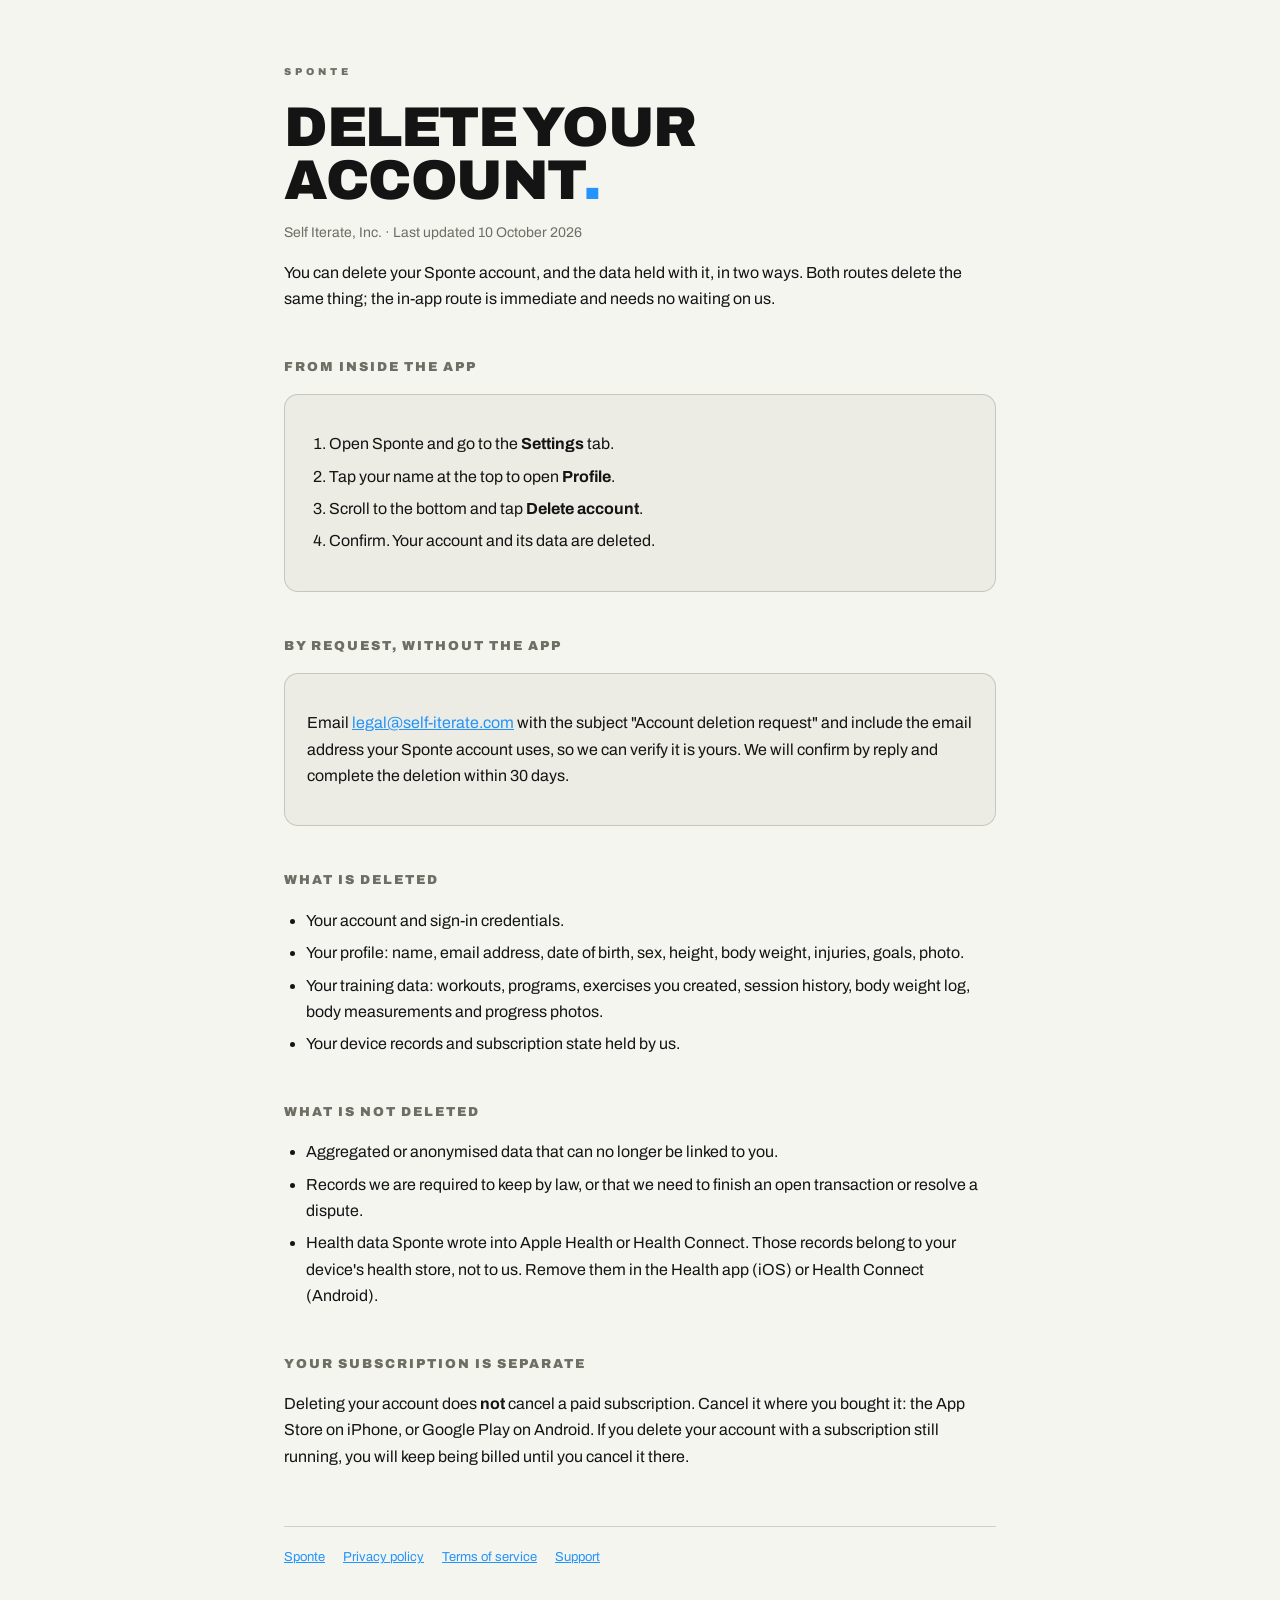
<file: delete-account.html>
<!doctype html>
<html>
  <head>
    <meta charset="utf-8" />
    <meta name="viewport" content="width=device-width, initial-scale=1" />
    <title>Delete your Sponte account — Sponte</title>
    <meta
      name="description"
      content="How to delete your Sponte account and the data held with it, from inside the app or by request."
    />
    <link rel="canonical" href="https://self-iterate.com/delete-account" />
    <link rel="preconnect" href="https://fonts.googleapis.com" />
    <link rel="preconnect" href="https://fonts.gstatic.com" crossorigin="" />
    <link
      href="https://fonts.googleapis.com/css2?family=Archivo:wght@400;500;600;700;800;900&display=swap"
      rel="stylesheet"
    />
    <style>
      :root {
        --bg: #060606;
        --bg2: #101010;
        --ink: #f5f5f0;
        --sec: #8a8a82;
        --line: rgba(255, 255, 255, 0.14);
        --brand: #2294fb;
      }
      @media (prefers-color-scheme: light) {
        :root {
          --bg: #f5f5f0;
          --bg2: #ecece4;
          --ink: #141414;
          --sec: #6e6e64;
          --line: rgba(0, 0, 0, 0.16);
        }
      }
      * {
        box-sizing: border-box;
      }
      body {
        margin: 0;
        background: var(--bg);
        color: var(--ink);
        font-family: Archivo, -apple-system, BlinkMacSystemFont, "Segoe UI",
          Roboto, sans-serif;
        font-size: 16px;
        line-height: 1.65;
        -webkit-font-smoothing: antialiased;
      }
      main {
        max-width: 760px;
        margin: 0 auto;
        padding: 64px 24px 96px;
      }
      .eyebrow {
        font-size: 10px;
        font-weight: 900;
        letter-spacing: 4px;
        text-transform: uppercase;
        color: var(--sec);
      }
      h1 {
        font-size: clamp(34px, 7vw, 56px);
        font-weight: 900;
        line-height: 0.95;
        letter-spacing: -1.5px;
        text-transform: uppercase;
        margin: 20px 0 8px;
      }
      h1 .dot {
        color: var(--brand);
      }
      h2 {
        font-size: 13px;
        font-weight: 900;
        letter-spacing: 2px;
        text-transform: uppercase;
        color: var(--sec);
        margin: 44px 0 10px;
      }
      p,
      li {
        color: var(--ink);
      }
      ol,
      ul {
        padding-left: 22px;
      }
      li {
        margin: 6px 0;
      }
      a {
        color: var(--brand);
      }
      .card {
        background: var(--bg2);
        border: 1px solid var(--line);
        border-radius: 14px;
        padding: 20px 22px;
        margin: 16px 0 0;
      }
      .note {
        color: var(--sec);
        font-size: 14px;
      }
      footer {
        border-top: 1px solid var(--line);
        margin-top: 56px;
        padding-top: 20px;
        font-size: 13px;
        color: var(--sec);
        display: flex;
        gap: 18px;
        flex-wrap: wrap;
      }
    </style>
  </head>
  <body>
    <main>
      <div class="eyebrow">Sponte</div>
      <h1>Delete your<br />account<span class="dot">.</span></h1>
      <p class="note">Self Iterate, Inc. · Last updated 10 October 2026</p>

      <p>
        You can delete your Sponte account, and the data held with it, in two
        ways. Both routes delete the same thing; the in-app route is immediate
        and needs no waiting on us.
      </p>

      <h2>From inside the app</h2>
      <div class="card">
        <ol>
          <li>Open Sponte and go to the <strong>Settings</strong> tab.</li>
          <li>Tap your name at the top to open <strong>Profile</strong>.</li>
          <li>Scroll to the bottom and tap <strong>Delete account</strong>.</li>
          <li>Confirm. Your account and its data are deleted.</li>
        </ol>
      </div>

      <h2>By request, without the app</h2>
      <div class="card">
        <p>
          Email
          <a href="mailto:legal@self-iterate.com?subject=Account%20deletion%20request"
            >legal@self-iterate.com</a
          >
          with the subject "Account deletion request" and include the email
          address your Sponte account uses, so we can verify it is yours. We
          will confirm by reply and complete the deletion within 30 days.
        </p>
      </div>

      <h2>What is deleted</h2>
      <ul>
        <li>Your account and sign-in credentials.</li>
        <li>
          Your profile: name, email address, date of birth, sex, height, body
          weight, injuries, goals, photo.
        </li>
        <li>
          Your training data: workouts, programs, exercises you created,
          session history, body weight log, body measurements and progress
          photos.
        </li>
        <li>Your device records and subscription state held by us.</li>
      </ul>

      <h2>What is not deleted</h2>
      <ul>
        <li>
          Aggregated or anonymised data that can no longer be linked to you.
        </li>
        <li>
          Records we are required to keep by law, or that we need to finish an
          open transaction or resolve a dispute.
        </li>
        <li>
          Health data Sponte wrote into Apple Health or Health Connect. Those
          records belong to your device's health store, not to us. Remove them
          in the Health app (iOS) or Health Connect (Android).
        </li>
      </ul>

      <h2>Your subscription is separate</h2>
      <p>
        Deleting your account does <strong>not</strong> cancel a paid
        subscription. Cancel it where you bought it: the App Store on iPhone,
        or Google Play on Android. If you delete your account with a
        subscription still running, you will keep being billed until you cancel
        it there.
      </p>

      <footer>
        <a href="/">Sponte</a>
        <a href="/#privacy">Privacy policy</a>
        <a href="/#terms">Terms of service</a>
        <a href="/#support">Support</a>
      </footer>
    </main>
  </body>
</html>
</file>
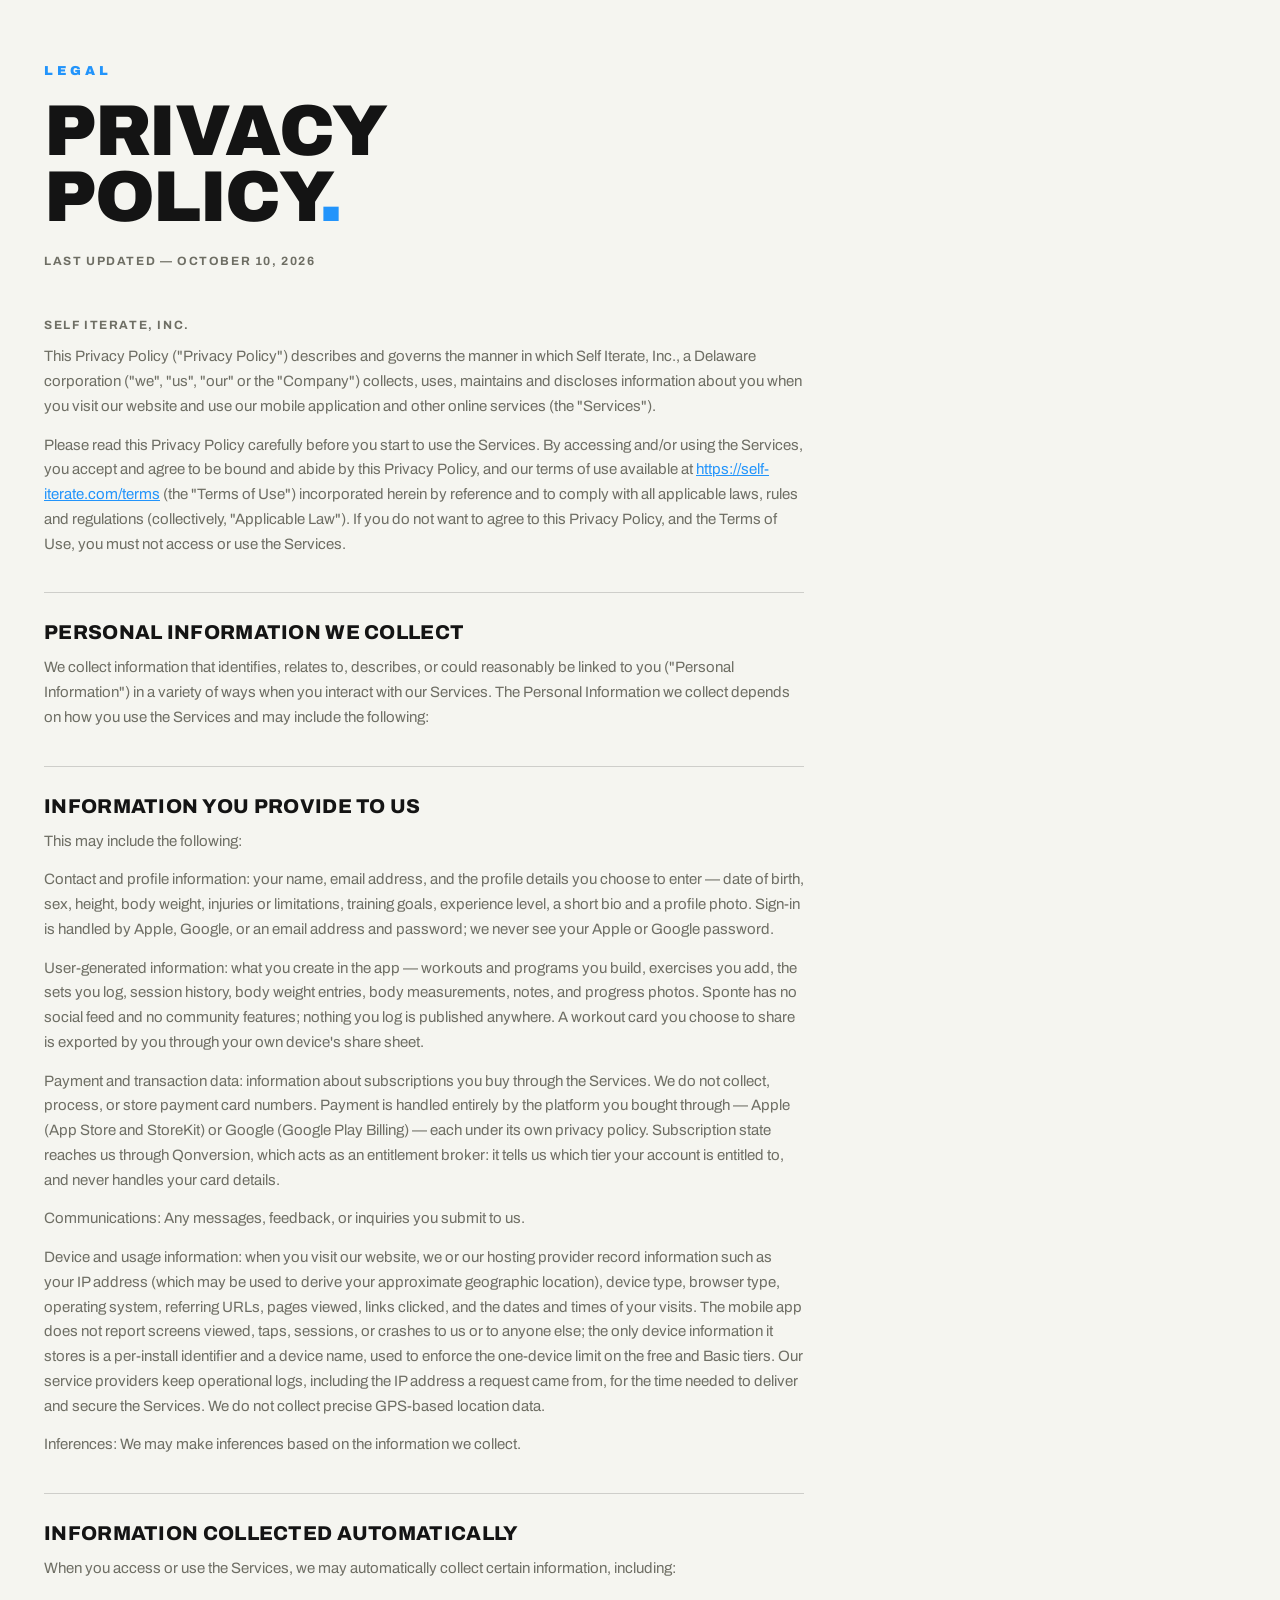
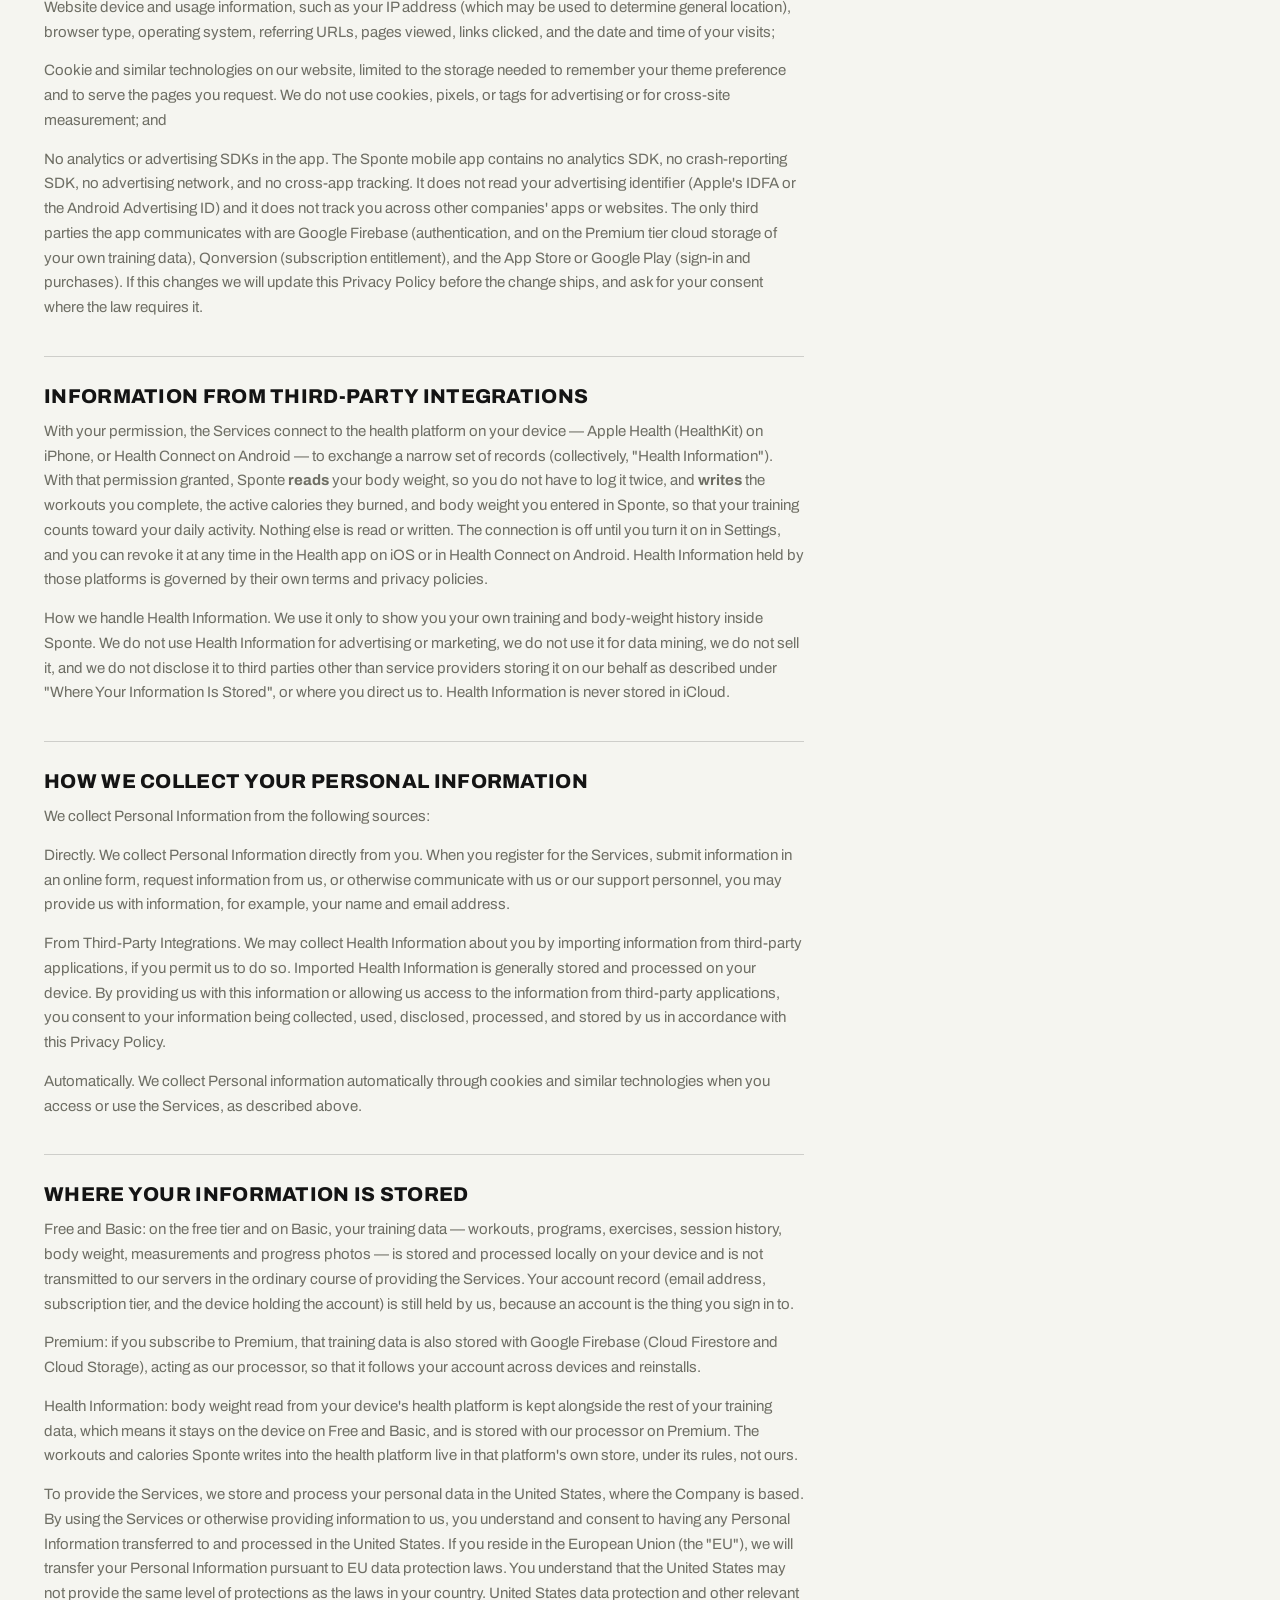
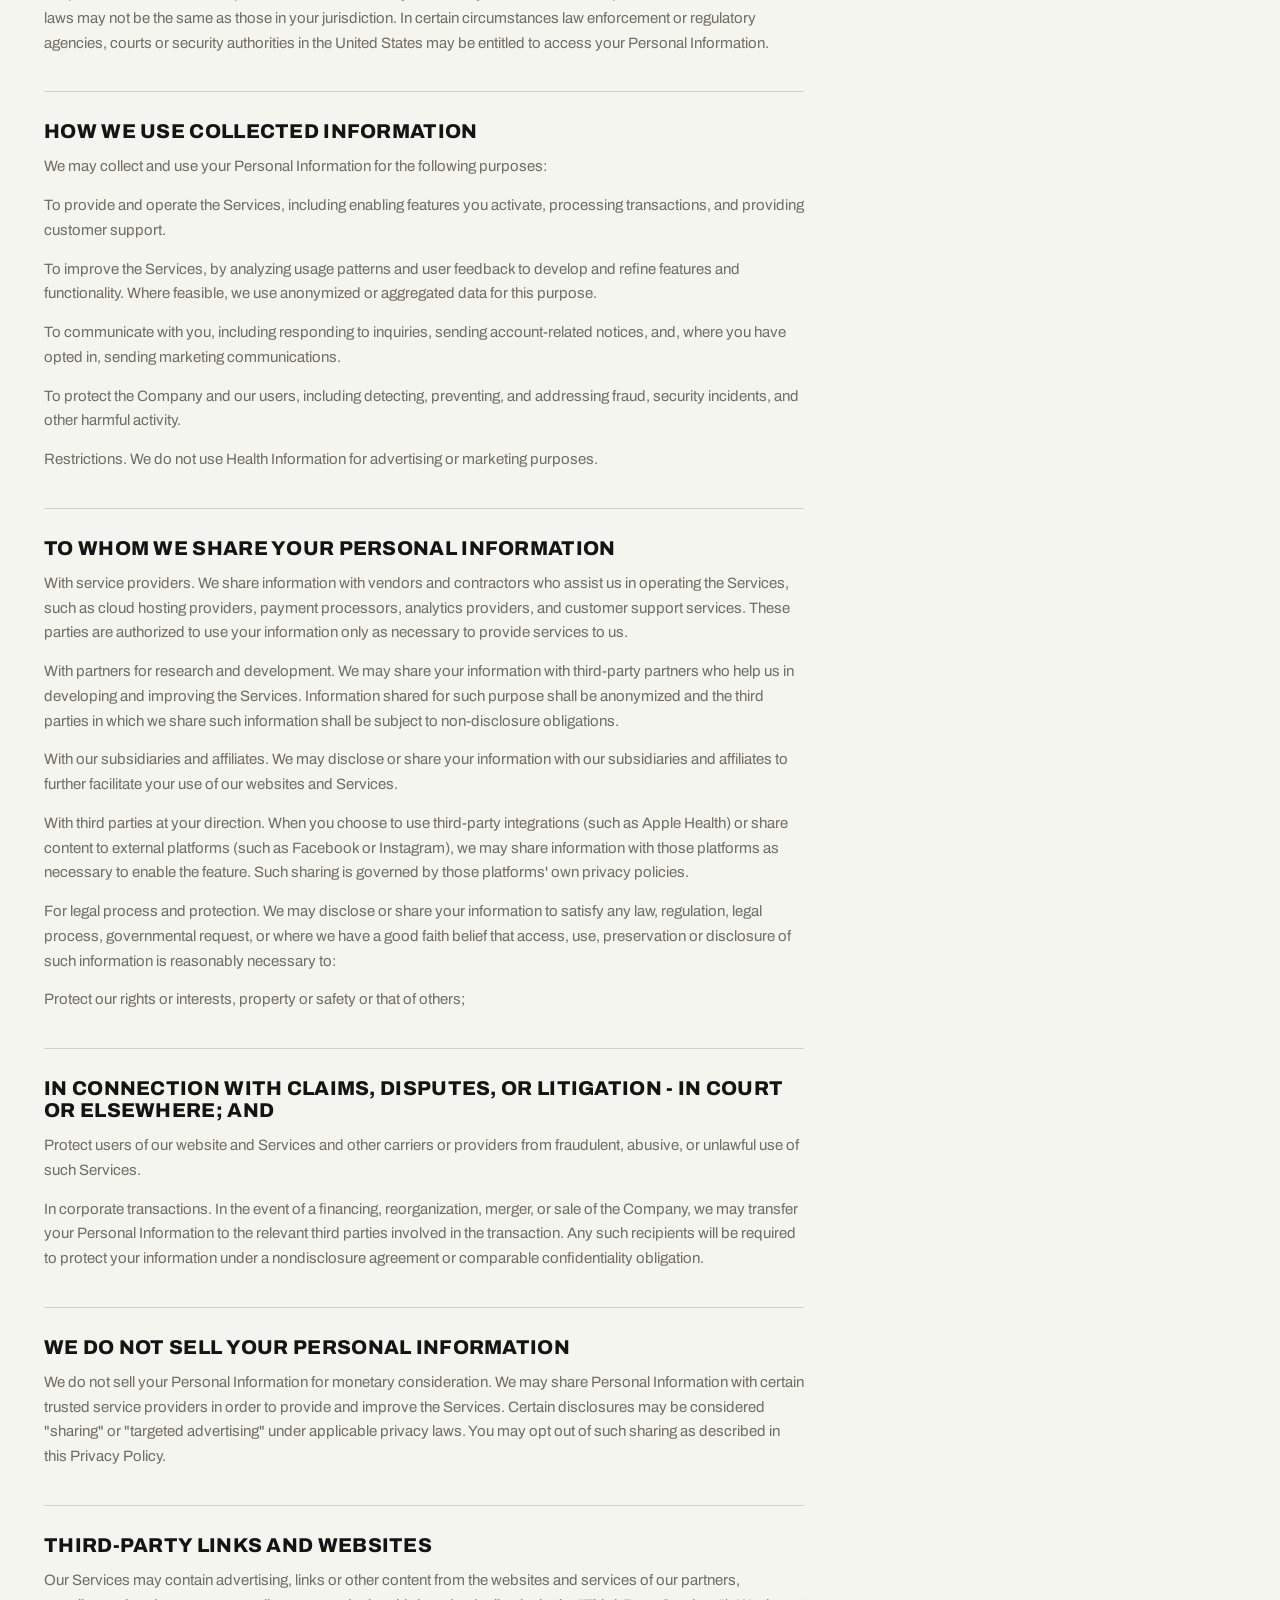
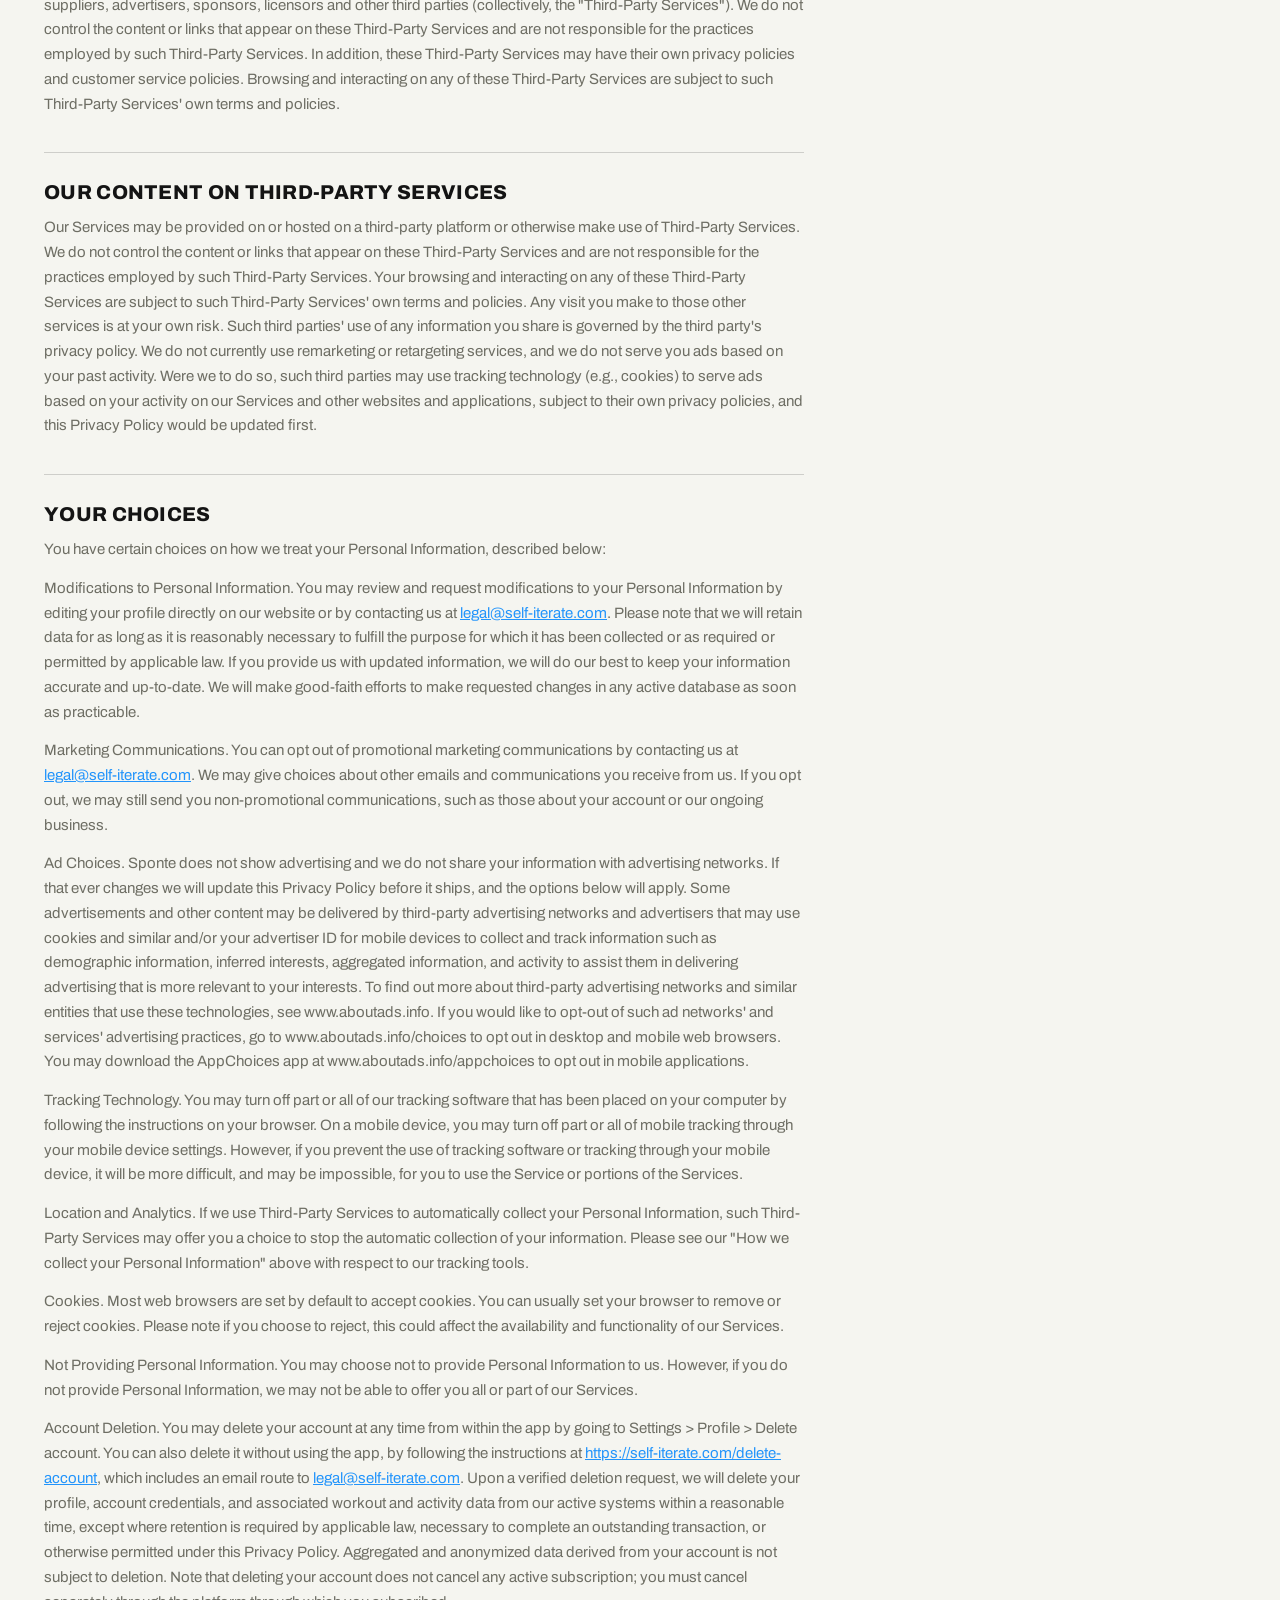
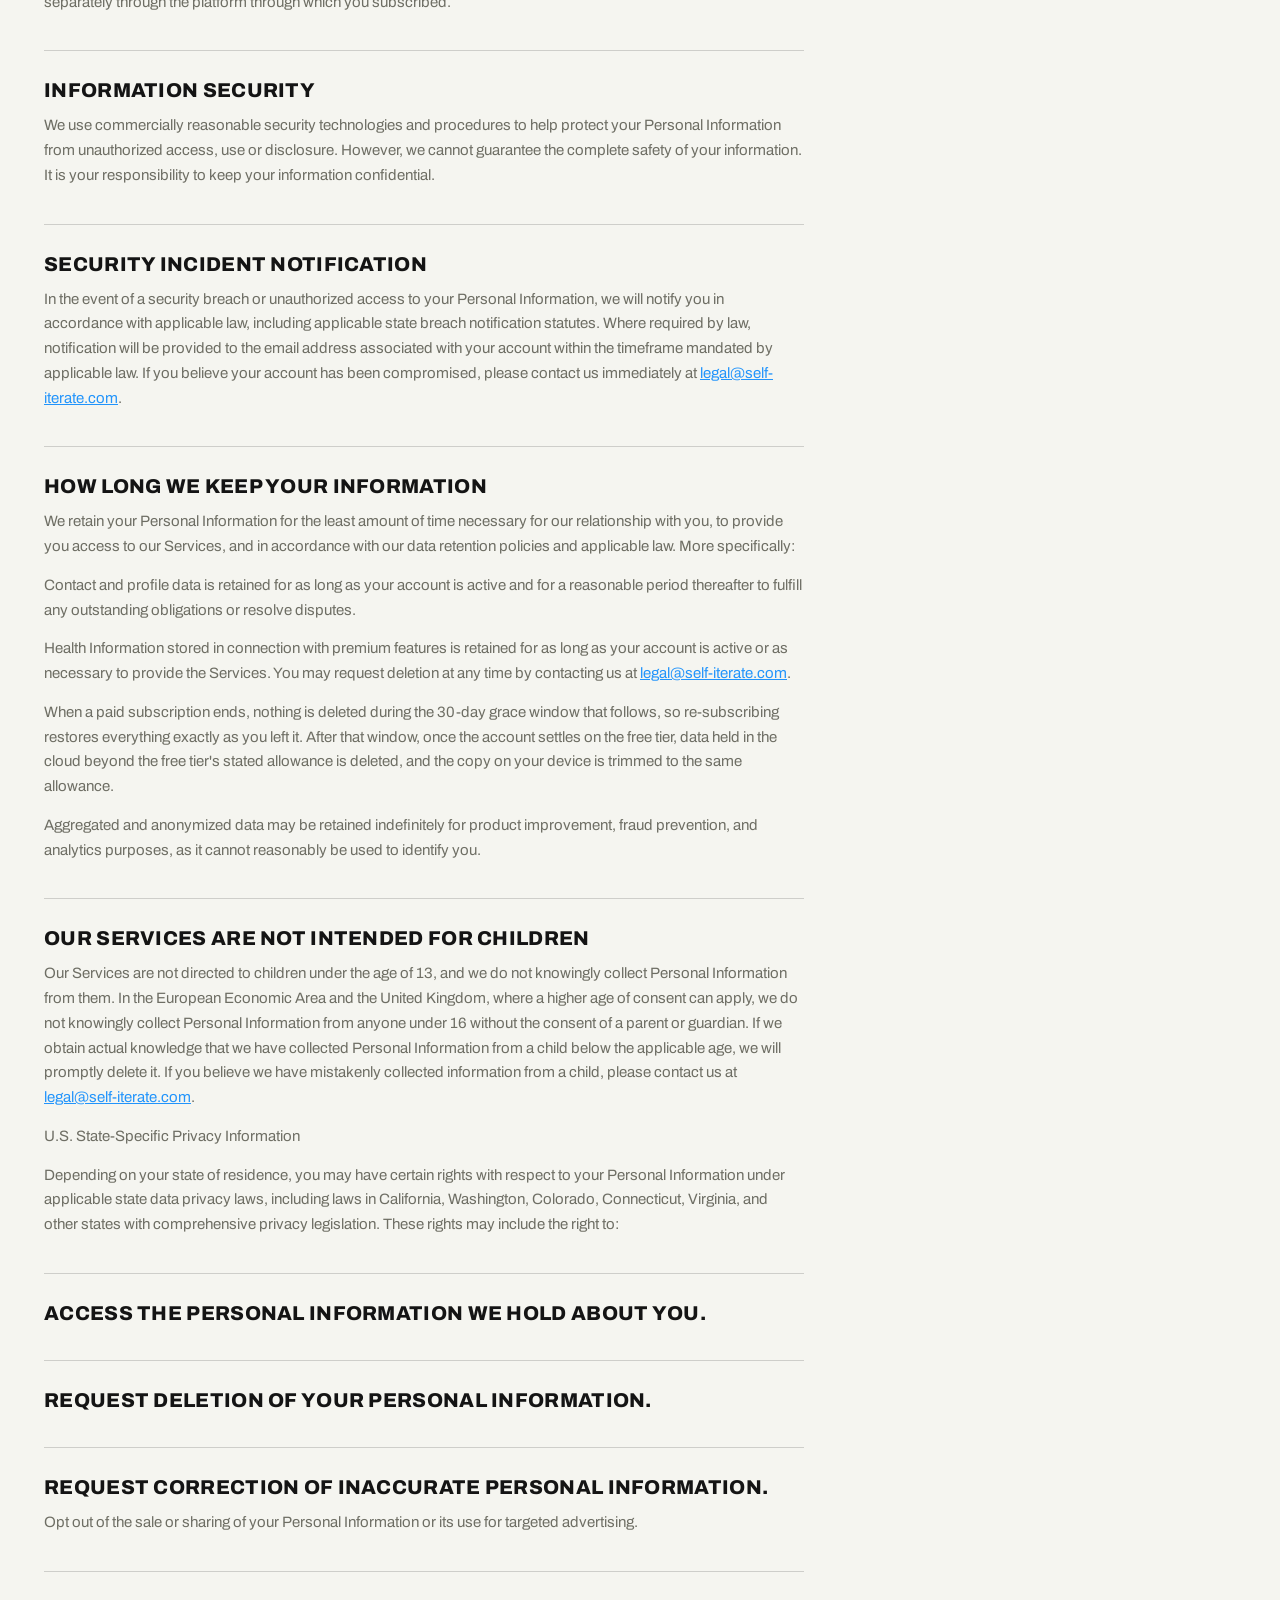
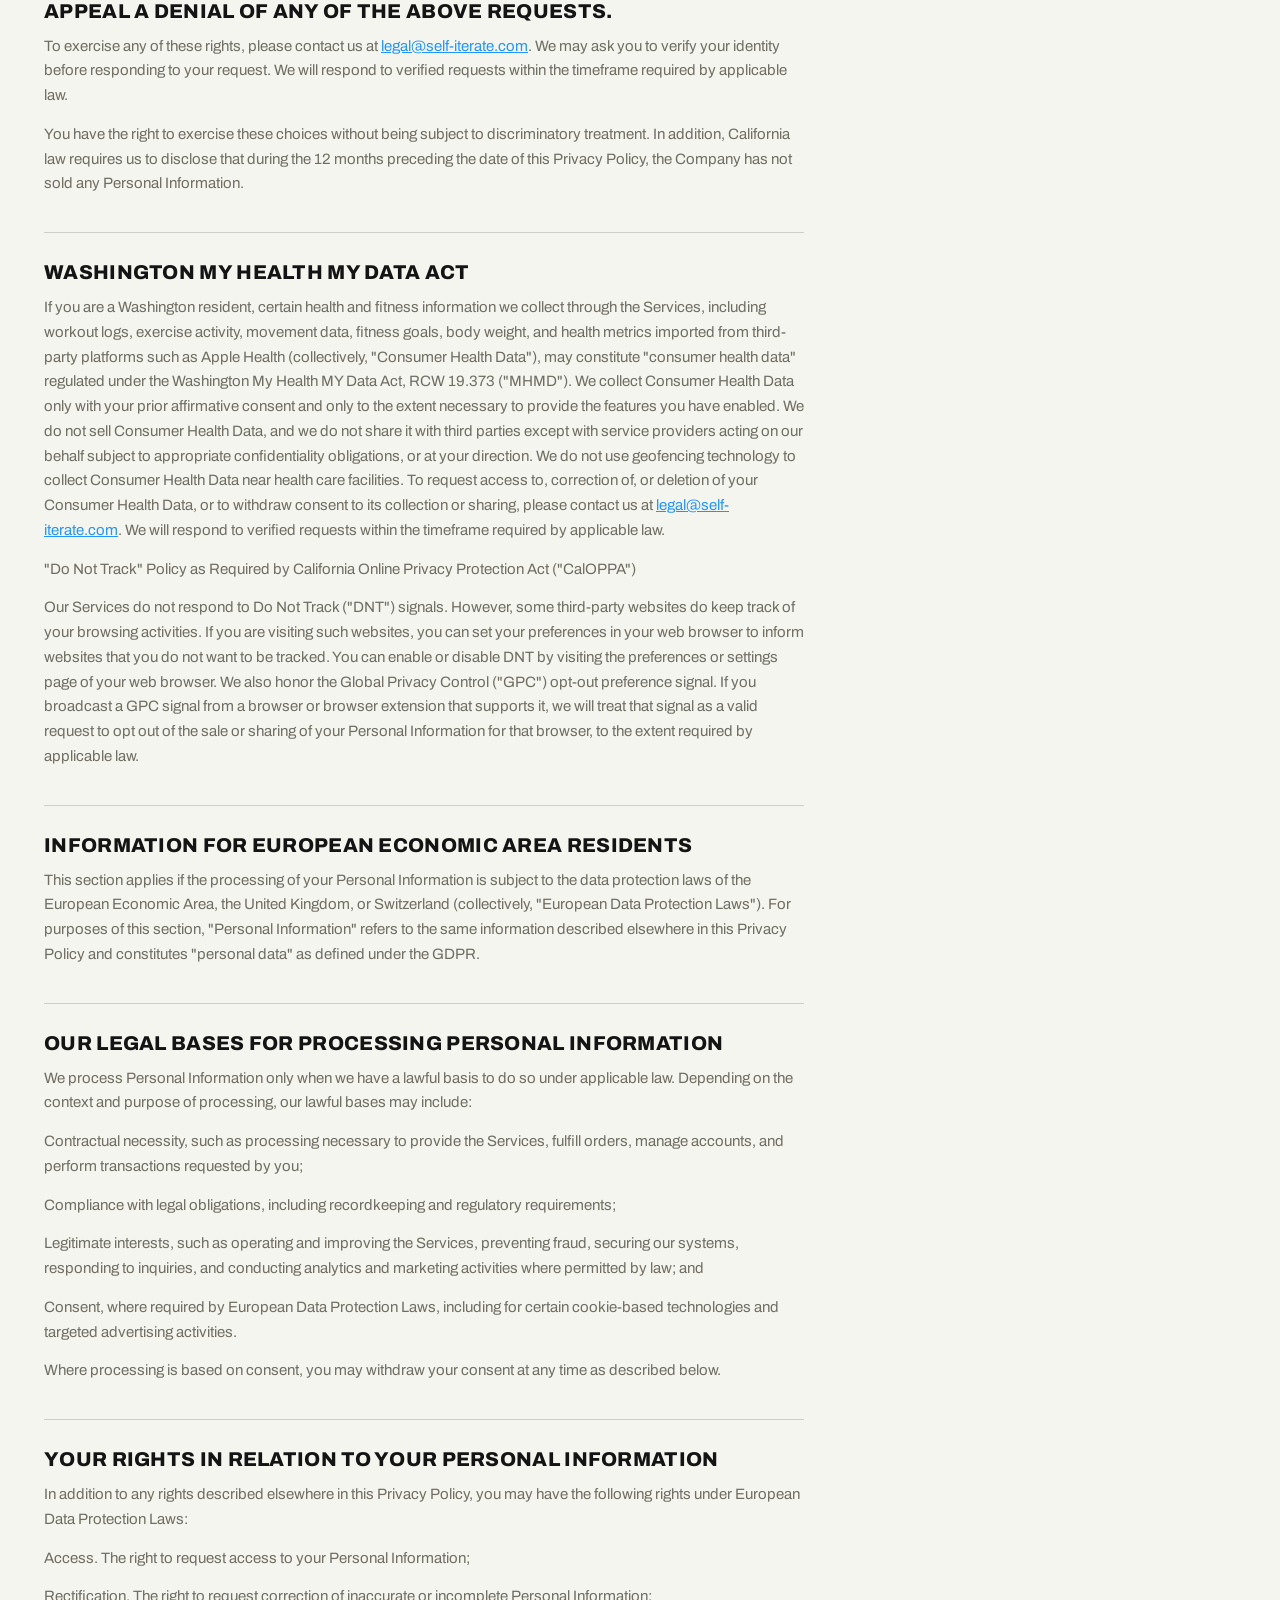
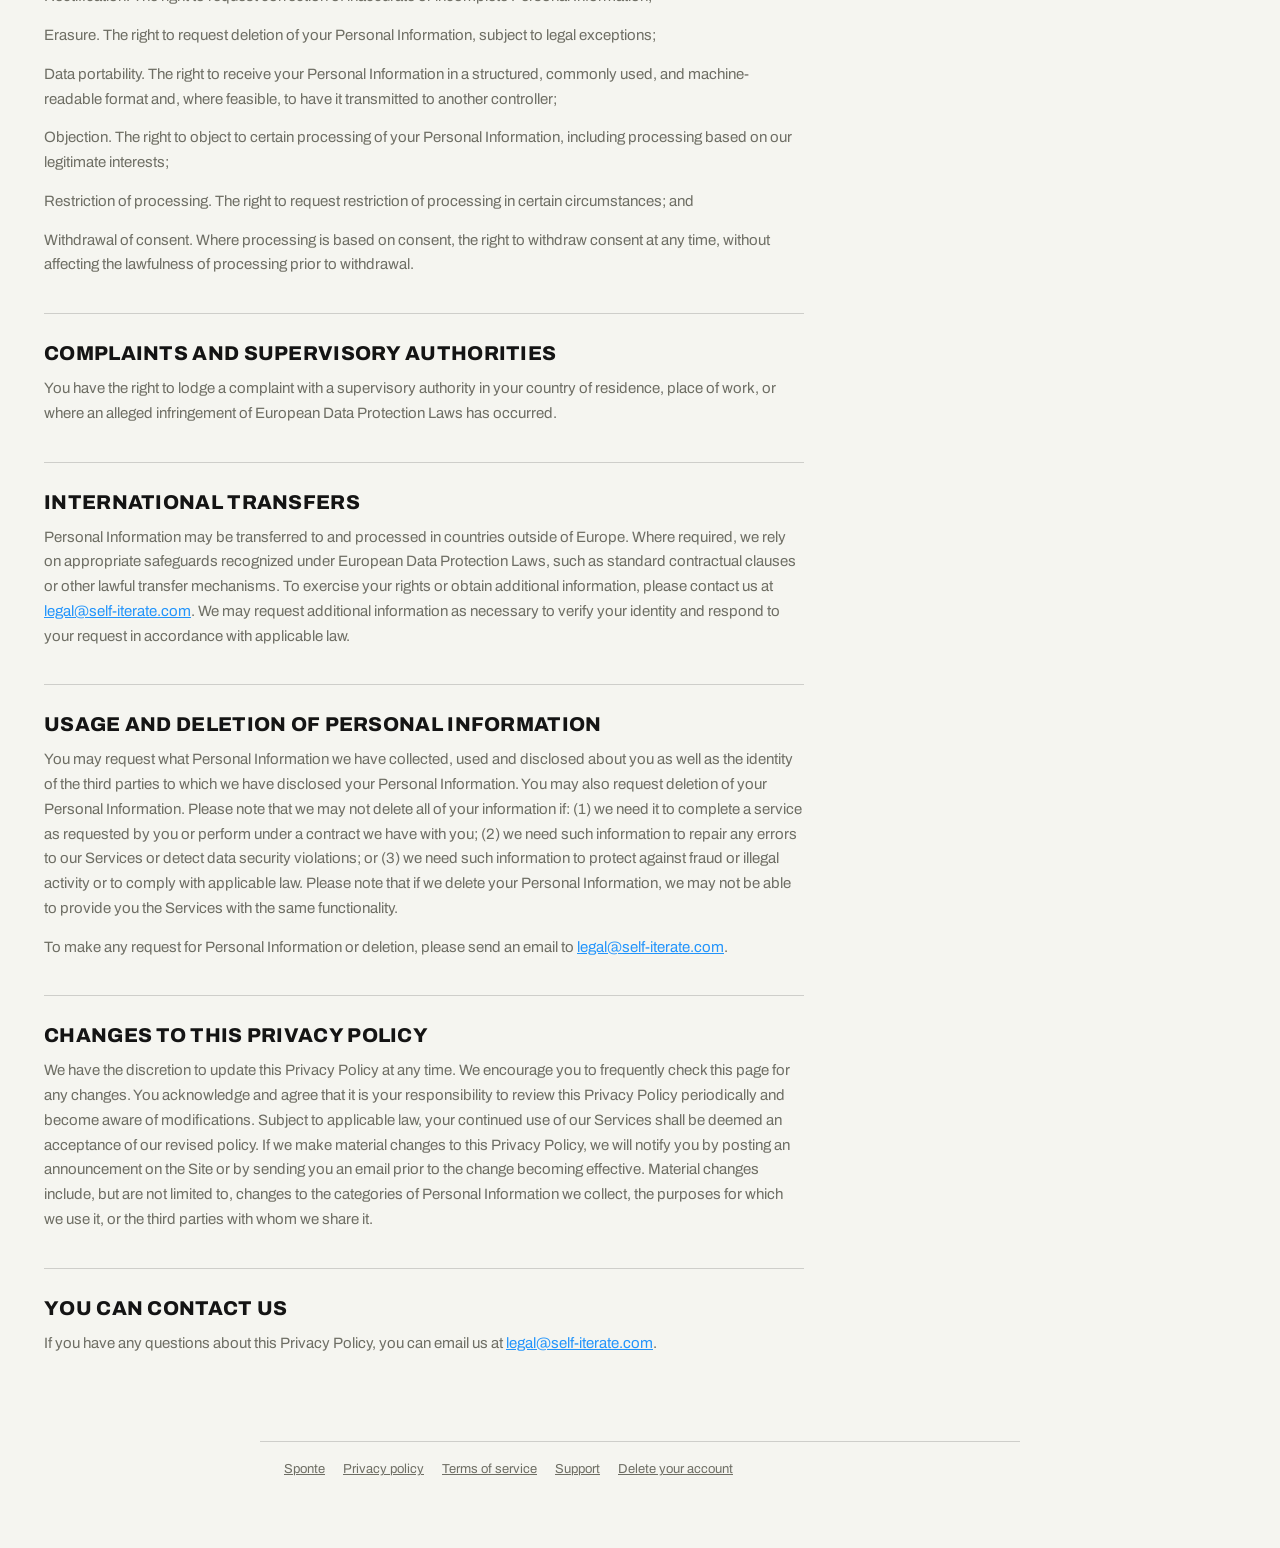
<file: privacy.html>
<!doctype html>
<html>
  <head>
    <meta charset="utf-8" />
    <meta name="viewport" content="width=device-width, initial-scale=1" />
    <title>Privacy policy — Sponte</title>
    <meta name="description" content="How Sponte collects, uses and stores your information, including health and fitness data." />
    <link rel="canonical" href="https://self-iterate.com/privacy" />
    <link rel="preconnect" href="https://fonts.googleapis.com" />
    <link rel="preconnect" href="https://fonts.gstatic.com" crossorigin="" />
    <link
      href="https://fonts.googleapis.com/css2?family=Archivo:wght@400;500;600;700;800;900&display=swap"
      rel="stylesheet"
    />
    <style>
      :root {
        --bg: #060606;
        --bg2: #101010;
        --ink: #f5f5f0;
        --sec: #8a8a82;
        --line: rgba(255, 255, 255, 0.14);
        --brand: #2294fb;
      }
      @media (prefers-color-scheme: light) {
        :root {
          --bg: #f5f5f0;
          --bg2: #ecece4;
          --ink: #141414;
          --sec: #6e6e64;
          --line: rgba(0, 0, 0, 0.16);
        }
      }
      * {
        box-sizing: border-box;
      }
      body {
        margin: 0;
        background: var(--bg);
        color: var(--ink);
        font-family: Archivo, -apple-system, BlinkMacSystemFont, "Segoe UI",
          Roboto, sans-serif;
        -webkit-font-smoothing: antialiased;
      }
      main {
        padding: 64px 24px 72px !important;
      }
      h1 {
        margin-top: 20px !important;
      }
      .legal-doc {
        margin-top: 48px;
        max-width: 760px;
      }
      .legal-doc .company {
        font-size: 12px;
        font-weight: 700;
        letter-spacing: 1.6px;
        text-transform: uppercase;
        color: var(--sec);
        margin: 0 0 8px;
      }
      .legal-doc h2 {
        font-size: 20px;
        font-weight: 800;
        text-transform: uppercase;
        letter-spacing: 0.3px;
        margin: 36px 0 12px;
        padding-top: 28px;
        border-top: 1px solid var(--line);
      }
      .legal-doc p {
        font-size: 15px;
        line-height: 1.65;
        color: var(--sec);
        margin: 0 0 14px;
      }
      .legal-doc a {
        color: var(--brand);
      }
      .legal-doc .caps {
        font-weight: 600;
        color: var(--ink);
        font-size: 13.5px;
      }
      footer {
        max-width: 760px;
        margin: 0 auto;
        padding: 0 24px 72px;
        border-top: 1px solid var(--line);
        display: flex;
        gap: 18px;
        flex-wrap: wrap;
        font-size: 13px;
      }
      footer a {
        color: var(--sec);
        padding-top: 20px;
      }
    </style>
  </head>
  <body>
<main style="max-width: 1240px; margin: 0 auto">
            <div
              style="
                font-size: 13px;
                font-weight: 900;
                letter-spacing: 4px;
                text-transform: uppercase;
                color: var(--brand);
              "
            >
              Legal
            </div>
            <h1
              style="
                font-size: clamp(44px, 6vw, 72px);
                line-height: 0.92;
                font-weight: 900;
                letter-spacing: -1.5px;
                text-transform: uppercase;
                margin: 24px 0 0;
              "
            >
              Privacy<br />policy<span style="color: var(--brand)">.</span>
            </h1>
            <div
              style="
                font-size: 12px;
                font-weight: 700;
                letter-spacing: 1.6px;
                text-transform: uppercase;
                color: var(--sec);
                margin-top: 24px;
              "
            >
              Last updated — October 10, 2026
            </div>

            <div class="legal-doc">
              <p class="company">Self Iterate, Inc.</p>
              <p>
                This Privacy Policy (&quot;Privacy Policy&quot;) describes and
                governs the manner in which Self Iterate, Inc., a Delaware
                corporation (&quot;we&quot;, &quot;us&quot;, &quot;our&quot; or
                the &quot;Company&quot;) collects, uses, maintains and discloses
                information about you when you visit our website and use our
                mobile application and other online services (the
                &quot;Services&quot;).
              </p>
              <p>
                Please read this Privacy Policy carefully before you start to
                use the Services. By accessing and/or using the Services, you
                accept and agree to be bound and abide by this Privacy Policy,
                and our terms of use available at
                <a href="https://self-iterate.com/terms"
                  >https://self-iterate.com/terms</a
                >
                (the &quot;Terms of Use&quot;) incorporated herein by reference
                and to comply with all applicable laws, rules and regulations
                (collectively, &quot;Applicable Law&quot;). If you do not want
                to agree to this Privacy Policy, and the Terms of Use, you must
                not access or use the Services.
              </p>
              <h2>Personal Information We Collect</h2>
              <p>
                We collect information that identifies, relates to, describes,
                or could reasonably be linked to you (&quot;Personal
                Information&quot;) in a variety of ways when you interact with
                our Services. The Personal Information we collect depends on how
                you use the Services and may include the following:
              </p>
              <h2>Information You Provide to Us</h2>
              <p>This may include the following:</p>
              <p>
                Contact and profile information: your name, email address, and
                the profile details you choose to enter — date of birth, sex,
                height, body weight, injuries or limitations, training goals,
                experience level, a short bio and a profile photo. Sign-in is
                handled by Apple, Google, or an email address and password; we
                never see your Apple or Google password.
              </p>
              <p>
                User-generated information: what you create in the app —
                workouts and programs you build, exercises you add, the sets
                you log, session history, body weight entries, body
                measurements, notes, and progress photos. Sponte has no social
                feed and no community features; nothing you log is published
                anywhere. A workout card you choose to share is exported by you
                through your own device&#x27;s share sheet.
              </p>
              <p>
                Payment and transaction data: information about subscriptions
                you buy through the Services. We do not collect, process, or
                store payment card numbers. Payment is handled entirely by the
                platform you bought through — Apple (App Store and StoreKit) or
                Google (Google Play Billing) — each under its own privacy
                policy. Subscription state reaches us through Qonversion, which
                acts as an entitlement broker: it tells us which tier your
                account is entitled to, and never handles your card details.
              </p>
              <p>
                Communications: Any messages, feedback, or inquiries you submit
                to us.
              </p>
              <p>
                Device and usage information: when you visit our website, we
                or our hosting provider record information such as your IP
                address (which may be used to derive your approximate
                geographic location), device type, browser type, operating
                system, referring URLs, pages viewed, links clicked, and the
                dates and times of your visits. The mobile app does not report
                screens viewed, taps, sessions, or crashes to us or to anyone
                else; the only device information it stores is a per-install
                identifier and a device name, used to enforce the one-device
                limit on the free and Basic tiers. Our service providers keep
                operational logs, including the IP address a request came from,
                for the time needed to deliver and secure the Services. We do
                not collect precise GPS-based location data.
              </p>
              <p>
                Inferences: We may make inferences based on the information we
                collect.
              </p>
              <h2>Information Collected Automatically</h2>
              <p>
                When you access or use the Services, we may automatically
                collect certain information, including:
              </p>
              <p>
                Website device and usage information, such as your IP address
                (which may be used to determine general location), browser
                type, operating system, referring URLs, pages viewed, links
                clicked, and the date and time of your visits;
              </p>
              <p>
                Cookie and similar technologies on our website, limited to the
                storage needed to remember your theme preference and to serve
                the pages you request. We do not use cookies, pixels, or tags
                for advertising or for cross-site measurement; and
              </p>
              <p>
                No analytics or advertising SDKs in the app. The Sponte mobile
                app contains no analytics SDK, no crash-reporting SDK, no
                advertising network, and no cross-app tracking. It does not read
                your advertising identifier (Apple&#x27;s IDFA or the Android
                Advertising ID) and it does not track you across other
                companies&#x27; apps or websites. The only third parties the app
                communicates with are Google Firebase (authentication, and on
                the Premium tier cloud storage of your own training data),
                Qonversion (subscription entitlement), and the App Store or
                Google Play (sign-in and purchases). If this changes we will
                update this Privacy Policy before the change ships, and ask for
                your consent where the law requires it.
              </p>
              <h2>Information from Third-Party Integrations</h2>
              <p>
                With your permission, the Services connect to the health
                platform on your device — Apple Health (HealthKit) on iPhone, or
                Health Connect on Android — to exchange a narrow set of records
                (collectively, &quot;Health Information&quot;). With that
                permission granted, Sponte <strong>reads</strong> your body
                weight, so you do not have to log it twice, and
                <strong>writes</strong> the workouts you complete, the active
                calories they burned, and body weight you entered in Sponte, so
                that your training counts toward your daily activity. Nothing
                else is read or written. The connection is off until you turn it
                on in Settings, and you can revoke it at any time in the Health
                app on iOS or in Health Connect on Android. Health Information
                held by those platforms is governed by their own terms and
                privacy policies.
              </p>
              <p>
                How we handle Health Information. We use it only to show you
                your own training and body-weight history inside Sponte. We do
                not use Health Information for advertising or marketing, we do
                not use it for data mining, we do not sell it, and we do not
                disclose it to third parties other than service providers
                storing it on our behalf as described under &quot;Where Your
                Information Is Stored&quot;, or where you direct us to. Health
                Information is never stored in iCloud.
              </p>
              <h2>How We Collect Your Personal Information</h2>
              <p>We collect Personal Information from the following sources:</p>
              <p>
                Directly. We collect Personal Information directly from you.
                When you register for the Services, submit information in an
                online form, request information from us, or otherwise
                communicate with us or our support personnel, you may provide us
                with information, for example, your name and email address.
              </p>
              <p>
                From Third-Party Integrations. We may collect Health Information
                about you by importing information from third-party
                applications, if you permit us to do so. Imported Health
                Information is generally stored and processed on your device. By
                providing us with this information or allowing us access to the
                information from third-party applications, you consent to your
                information being collected, used, disclosed, processed, and
                stored by us in accordance with this Privacy Policy.
              </p>
              <p>
                Automatically. We collect Personal information automatically
                through cookies and similar technologies when you access or use
                the Services, as described above.
              </p>
              <h2>Where Your Information Is Stored</h2>
              <p>
                Free and Basic: on the free tier and on Basic, your training
                data — workouts, programs, exercises, session history, body
                weight, measurements and progress photos — is stored and
                processed locally on your device and is not transmitted to our
                servers in the ordinary course of providing the Services. Your
                account record (email address, subscription tier, and the
                device holding the account) is still held by us, because an
                account is the thing you sign in to.
              </p>
              <p>
                Premium: if you subscribe to Premium, that training data is also
                stored with Google Firebase (Cloud Firestore and Cloud Storage),
                acting as our processor, so that it follows your account across
                devices and reinstalls.
              </p>
              <p>
                Health Information: body weight read from your device&#x27;s
                health platform is kept alongside the rest of your training
                data, which means it stays on the device on Free and Basic, and
                is stored with our processor on Premium. The workouts and
                calories Sponte writes into the health platform live in that
                platform&#x27;s own store, under its rules, not ours.
              </p>
              <p>
                To provide the Services, we store and process your personal data
                in the United States, where the Company is based. By using the
                Services or otherwise providing information to us, you
                understand and consent to having any Personal Information
                transferred to and processed in the United States. If you reside
                in the European Union (the &quot;EU&quot;), we will transfer
                your Personal Information pursuant to EU data protection laws.
                You understand that the United States may not provide the same
                level of protections as the laws in your country. United States
                data protection and other relevant laws may not be the same as
                those in your jurisdiction. In certain circumstances law
                enforcement or regulatory agencies, courts or security
                authorities in the United States may be entitled to access your
                Personal Information.
              </p>
              <h2>How We Use Collected Information</h2>
              <p>
                We may collect and use your Personal Information for the
                following purposes:
              </p>
              <p>
                To provide and operate the Services, including enabling features
                you activate, processing transactions, and providing customer
                support.
              </p>
              <p>
                To improve the Services, by analyzing usage patterns and user
                feedback to develop and refine features and functionality. Where
                feasible, we use anonymized or aggregated data for this purpose.
              </p>
              <p>
                To communicate with you, including responding to inquiries,
                sending account-related notices, and, where you have opted in,
                sending marketing communications.
              </p>
              <p>
                To protect the Company and our users, including detecting,
                preventing, and addressing fraud, security incidents, and other
                harmful activity.
              </p>
              <p>
                Restrictions. We do not use Health Information for advertising
                or marketing purposes.
              </p>
              <h2>To Whom We Share Your Personal Information</h2>
              <p>
                With service providers. We share information with vendors and
                contractors who assist us in operating the Services, such as
                cloud hosting providers, payment processors, analytics
                providers, and customer support services. These parties are
                authorized to use your information only as necessary to provide
                services to us.
              </p>
              <p>
                With partners for research and development. We may share your
                information with third-party partners who help us in developing
                and improving the Services. Information shared for such purpose
                shall be anonymized and the third parties in which we share such
                information shall be subject to non-disclosure obligations.
              </p>
              <p>
                With our subsidiaries and affiliates. We may disclose or share
                your information with our subsidiaries and affiliates to further
                facilitate your use of our websites and Services.
              </p>
              <p>
                With third parties at your direction. When you choose to use
                third-party integrations (such as Apple Health) or share content
                to external platforms (such as Facebook or Instagram), we may
                share information with those platforms as necessary to enable
                the feature. Such sharing is governed by those platforms&#x27;
                own privacy policies.
              </p>
              <p>
                For legal process and protection. We may disclose or share your
                information to satisfy any law, regulation, legal process,
                governmental request, or where we have a good faith belief that
                access, use, preservation or disclosure of such information is
                reasonably necessary to:
              </p>
              <p>
                Protect our rights or interests, property or safety or that of
                others;
              </p>
              <h2>
                In connection with claims, disputes, or litigation - in court or
                elsewhere; and
              </h2>
              <p>
                Protect users of our website and Services and other carriers or
                providers from fraudulent, abusive, or unlawful use of such
                Services.
              </p>
              <p>
                In corporate transactions. In the event of a financing,
                reorganization, merger, or sale of the Company, we may transfer
                your Personal Information to the relevant third parties involved
                in the transaction. Any such recipients will be required to
                protect your information under a nondisclosure agreement or
                comparable confidentiality obligation.
              </p>
              <h2>We Do Not Sell Your Personal Information</h2>
              <p>
                We do not sell your Personal Information for monetary
                consideration. We may share Personal Information with certain
                trusted service providers in order to provide and improve the
                Services. Certain disclosures may be considered
                &quot;sharing&quot; or &quot;targeted advertising&quot; under
                applicable privacy laws. You may opt out of such sharing as
                described in this Privacy Policy.
              </p>
              <h2>Third-Party Links and Websites</h2>
              <p>
                Our Services may contain advertising, links or other content
                from the websites and services of our partners, suppliers,
                advertisers, sponsors, licensors and other third parties
                (collectively, the &quot;Third-Party Services&quot;). We do not
                control the content or links that appear on these Third-Party
                Services and are not responsible for the practices employed by
                such Third-Party Services. In addition, these Third-Party
                Services may have their own privacy policies and customer
                service policies. Browsing and interacting on any of these
                Third-Party Services are subject to such Third-Party
                Services&#x27; own terms and policies.
              </p>
              <h2>Our Content on Third-Party Services</h2>
              <p>
                Our Services may be provided on or hosted on a third-party
                platform or otherwise make use of Third-Party Services. We do
                not control the content or links that appear on these
                Third-Party Services and are not responsible for the practices
                employed by such Third-Party Services. Your browsing and
                interacting on any of these Third-Party Services are subject to
                such Third-Party Services&#x27; own terms and policies. Any
                visit you make to those other services is at your own risk. Such
                third parties&#x27; use of any information you share is governed
                by the third party&#x27;s privacy policy. We do not currently use
                remarketing or retargeting services, and we do not serve you
                ads based on your past activity. Were we to do so, such third
                parties may use tracking technology (e.g., cookies) to serve ads
                based on your activity on our Services and other websites and
                applications, subject to their own privacy policies, and this
                Privacy Policy would be updated first.
              </p>
              <h2>Your Choices</h2>
              <p>
                You have certain choices on how we treat your Personal
                Information, described below:
              </p>
              <p>
                Modifications to Personal Information. You may review and
                request modifications to your Personal Information by editing
                your profile directly on our website or by contacting us at
                <a href="mailto:legal@self-iterate.com"
                  >legal@self-iterate.com</a
                >. Please note that we will retain data for as long as it is
                reasonably necessary to fulfill the purpose for which it has
                been collected or as required or permitted by applicable law. If
                you provide us with updated information, we will do our best to
                keep your information accurate and up-to-date. We will make
                good-faith efforts to make requested changes in any active
                database as soon as practicable.
              </p>
              <p>
                Marketing Communications. You can opt out of promotional
                marketing communications by contacting us at
                <a href="mailto:legal@self-iterate.com"
                  >legal@self-iterate.com</a
                >. We may give choices about other emails and communications you
                receive from us. If you opt out, we may still send you
                non-promotional communications, such as those about your account
                or our ongoing business.
              </p>
              <p>
                Ad Choices. Sponte does not show advertising and we do not
                share your information with advertising networks. If that ever
                changes we will update this Privacy Policy before it ships, and
                the options below will apply. Some advertisements and other
                content may be delivered by third-party advertising networks and
                advertisers
                that may use cookies and similar and/or your advertiser ID for
                mobile devices to collect and track information such as
                demographic information, inferred interests, aggregated
                information, and activity to assist them in delivering
                advertising that is more relevant to your interests. To find out
                more about third-party advertising networks and similar entities
                that use these technologies, see www.aboutads.info. If you would
                like to opt-out of such ad networks&#x27; and services&#x27;
                advertising practices, go to www.aboutads.info/choices to opt
                out in desktop and mobile web browsers. You may download the
                AppChoices app at www.aboutads.info/appchoices to opt out in
                mobile applications.
              </p>
              <p>
                Tracking Technology. You may turn off part or all of our
                tracking software that has been placed on your computer by
                following the instructions on your browser. On a mobile device,
                you may turn off part or all of mobile tracking through your
                mobile device settings. However, if you prevent the use of
                tracking software or tracking through your mobile device, it
                will be more difficult, and may be impossible, for you to use
                the Service or portions of the Services.
              </p>
              <p>
                Location and Analytics. If we use Third-Party Services to
                automatically collect your Personal Information, such
                Third-Party Services may offer you a choice to stop the
                automatic collection of your information. Please see our
                &quot;How we collect your Personal Information&quot; above with
                respect to our tracking tools.
              </p>
              <p>
                Cookies. Most web browsers are set by default to accept cookies.
                You can usually set your browser to remove or reject cookies.
                Please note if you choose to reject, this could affect the
                availability and functionality of our Services.
              </p>
              <p>
                Not Providing Personal Information. You may choose not to
                provide Personal Information to us. However, if you do not
                provide Personal Information, we may not be able to offer you
                all or part of our Services.
              </p>
              <p>
                Account Deletion. You may delete your account at any time from
                within the app by going to Settings &gt; Profile &gt; Delete
                account. You can also delete it without using the app, by
                following the instructions at
                <a href="https://self-iterate.com/delete-account"
                  >https://self-iterate.com/delete-account</a
                >, which includes an email route to
                <a href="mailto:legal@self-iterate.com"
                  >legal@self-iterate.com</a
                >. Upon a verified deletion request, we will delete your
                profile, account credentials, and associated workout and
                activity data from our active systems within a reasonable time,
                except where retention is required by applicable law, necessary
                to complete an outstanding transaction, or otherwise permitted
                under this Privacy Policy. Aggregated and anonymized data
                derived from your account is not subject to deletion. Note that
                deleting your account does not cancel any active subscription;
                you must cancel separately through the platform through which
                you subscribed.
              </p>
              <h2>Information Security</h2>
              <p>
                We use commercially reasonable security technologies and
                procedures to help protect your Personal Information from
                unauthorized access, use or disclosure. However, we cannot
                guarantee the complete safety of your information. It is your
                responsibility to keep your information confidential.
              </p>
              <h2>Security Incident Notification</h2>
              <p>
                In the event of a security breach or unauthorized access to your
                Personal Information, we will notify you in accordance with
                applicable law, including applicable state breach notification
                statutes. Where required by law, notification will be provided
                to the email address associated with your account within the
                timeframe mandated by applicable law. If you believe your
                account has been compromised, please contact us immediately at
                <a href="mailto:legal@self-iterate.com"
                  >legal@self-iterate.com</a
                >.
              </p>
              <h2>How Long We Keep Your Information</h2>
              <p>
                We retain your Personal Information for the least amount of time
                necessary for our relationship with you, to provide you access
                to our Services, and in accordance with our data retention
                policies and applicable law. More specifically:
              </p>
              <p>
                Contact and profile data is retained for as long as your account
                is active and for a reasonable period thereafter to fulfill any
                outstanding obligations or resolve disputes.
              </p>
              <p>
                Health Information stored in connection with premium features is
                retained for as long as your account is active or as necessary
                to provide the Services. You may request deletion at any time by
                contacting us at
                <a href="mailto:legal@self-iterate.com"
                  >legal@self-iterate.com</a
                >.
              </p>
              <p>
                When a paid subscription ends, nothing is deleted during the
                30-day grace window that follows, so re-subscribing restores
                everything exactly as you left it. After that window, once the
                account settles on the free tier, data held in the cloud beyond
                the free tier&#x27;s stated allowance is deleted, and the copy
                on your device is trimmed to the same allowance.
              </p>
              <p>
                Aggregated and anonymized data may be retained indefinitely for
                product improvement, fraud prevention, and analytics purposes,
                as it cannot reasonably be used to identify you.
              </p>
              <h2>Our Services are Not Intended for Children</h2>
              <p>
                Our Services are not directed to children under the age of 13,
                and we do not knowingly collect Personal Information from them.
                In the European Economic Area and the United Kingdom, where a
                higher age of consent can apply, we do not knowingly collect
                Personal Information from anyone under 16 without the consent of
                a parent or guardian. If we obtain actual knowledge that we have
                collected Personal Information from a child below the applicable
                age, we will promptly delete it. If you believe we have
                mistakenly collected information from a child, please contact us
                at
                <a href="mailto:legal@self-iterate.com"
                  >legal@self-iterate.com</a
                >.
              </p>
              <p>U.S. State-Specific Privacy Information</p>
              <p>
                Depending on your state of residence, you may have certain
                rights with respect to your Personal Information under
                applicable state data privacy laws, including laws in
                California, Washington, Colorado, Connecticut, Virginia, and
                other states with comprehensive privacy legislation. These
                rights may include the right to:
              </p>
              <h2>Access the Personal Information we hold about you.</h2>
              <h2>Request deletion of your Personal Information.</h2>
              <h2>Request correction of inaccurate Personal Information.</h2>
              <p>
                Opt out of the sale or sharing of your Personal Information or
                its use for targeted advertising.
              </p>
              <h2>Appeal a denial of any of the above requests.</h2>
              <p>
                To exercise any of these rights, please contact us at
                <a href="mailto:legal@self-iterate.com"
                  >legal@self-iterate.com</a
                >. We may ask you to verify your identity before responding to
                your request. We will respond to verified requests within the
                timeframe required by applicable law.
              </p>
              <p>
                You have the right to exercise these choices without being
                subject to discriminatory treatment. In addition, California law
                requires us to disclose that during the 12 months preceding the
                date of this Privacy Policy, the Company has not sold any
                Personal Information.
              </p>
              <h2>Washington My Health MY Data Act</h2>
              <p>
                If you are a Washington resident, certain health and fitness
                information we collect through the Services, including workout
                logs, exercise activity, movement data, fitness goals, body
                weight, and health metrics imported from third-party platforms
                such as Apple Health (collectively, &quot;Consumer Health
                Data&quot;), may constitute &quot;consumer health data&quot;
                regulated under the Washington My Health MY Data Act, RCW 19.373
                (&quot;MHMD&quot;). We collect Consumer Health Data only with
                your prior affirmative consent and only to the extent necessary
                to provide the features you have enabled. We do not sell
                Consumer Health Data, and we do not share it with third parties
                except with service providers acting on our behalf subject to
                appropriate confidentiality obligations, or at your direction.
                We do not use geofencing technology to collect Consumer Health
                Data near health care facilities. To request access to,
                correction of, or deletion of your Consumer Health Data, or to
                withdraw consent to its collection or sharing, please contact us
                at
                <a href="mailto:legal@self-iterate.com"
                  >legal@self-iterate.com</a
                >. We will respond to verified requests within the timeframe
                required by applicable law.
              </p>
              <p>
                &quot;Do Not Track&quot; Policy as Required by California Online
                Privacy Protection Act (&quot;CalOPPA&quot;)
              </p>
              <p>
                Our Services do not respond to Do Not Track (&quot;DNT&quot;)
                signals. However, some third-party websites do keep track of
                your browsing activities. If you are visiting such websites, you
                can set your preferences in your web browser to inform websites
                that you do not want to be tracked. You can enable or disable
                DNT by visiting the preferences or settings page of your web
                browser. We also honor the Global Privacy Control
                (&quot;GPC&quot;) opt-out preference signal. If you broadcast a
                GPC signal from a browser or browser extension that supports it,
                we will treat that signal as a valid request to opt out of the
                sale or sharing of your Personal Information for that browser,
                to the extent required by applicable law.
              </p>
              <h2>Information for European Economic Area Residents</h2>
              <p>
                This section applies if the processing of your Personal
                Information is subject to the data protection laws of the
                European Economic Area, the United Kingdom, or Switzerland
                (collectively, &quot;European Data Protection Laws&quot;). For
                purposes of this section, &quot;Personal Information&quot;
                refers to the same information described elsewhere in this
                Privacy Policy and constitutes &quot;personal data&quot; as
                defined under the GDPR.
              </p>
              <h2>Our Legal Bases for Processing Personal Information</h2>
              <p>
                We process Personal Information only when we have a lawful basis
                to do so under applicable law. Depending on the context and
                purpose of processing, our lawful bases may include:
              </p>
              <p>
                Contractual necessity, such as processing necessary to provide
                the Services, fulfill orders, manage accounts, and perform
                transactions requested by you;
              </p>
              <p>
                Compliance with legal obligations, including recordkeeping and
                regulatory requirements;
              </p>
              <p>
                Legitimate interests, such as operating and improving the
                Services, preventing fraud, securing our systems, responding to
                inquiries, and conducting analytics and marketing activities
                where permitted by law; and
              </p>
              <p>
                Consent, where required by European Data Protection Laws,
                including for certain cookie-based technologies and targeted
                advertising activities.
              </p>
              <p>
                Where processing is based on consent, you may withdraw your
                consent at any time as described below.
              </p>
              <h2>Your Rights in Relation to Your Personal Information</h2>
              <p>
                In addition to any rights described elsewhere in this Privacy
                Policy, you may have the following rights under European Data
                Protection Laws:
              </p>
              <p>
                Access. The right to request access to your Personal
                Information;
              </p>
              <p>
                Rectification. The right to request correction of inaccurate or
                incomplete Personal Information;
              </p>
              <p>
                Erasure. The right to request deletion of your Personal
                Information, subject to legal exceptions;
              </p>
              <p>
                Data portability. The right to receive your Personal Information
                in a structured, commonly used, and machine-readable format and,
                where feasible, to have it transmitted to another controller;
              </p>
              <p>
                Objection. The right to object to certain processing of your
                Personal Information, including processing based on our
                legitimate interests;
              </p>
              <p>
                Restriction of processing. The right to request restriction of
                processing in certain circumstances; and
              </p>
              <p>
                Withdrawal of consent. Where processing is based on consent, the
                right to withdraw consent at any time, without affecting the
                lawfulness of processing prior to withdrawal.
              </p>
              <h2>Complaints and Supervisory Authorities</h2>
              <p>
                You have the right to lodge a complaint with a supervisory
                authority in your country of residence, place of work, or where
                an alleged infringement of European Data Protection Laws has
                occurred.
              </p>
              <h2>International Transfers</h2>
              <p>
                Personal Information may be transferred to and processed in
                countries outside of Europe. Where required, we rely on
                appropriate safeguards recognized under European Data Protection
                Laws, such as standard contractual clauses or other lawful
                transfer mechanisms. To exercise your rights or obtain
                additional information, please contact us at
                <a href="mailto:legal@self-iterate.com"
                  >legal@self-iterate.com</a
                >. We may request additional information as necessary to verify
                your identity and respond to your request in accordance with
                applicable law.
              </p>
              <h2>Usage and Deletion of Personal Information</h2>
              <p>
                You may request what Personal Information we have collected,
                used and disclosed about you as well as the identity of the
                third parties to which we have disclosed your Personal
                Information. You may also request deletion of your Personal
                Information. Please note that we may not delete all of your
                information if: (1) we need it to complete a service as
                requested by you or perform under a contract we have with you;
                (2) we need such information to repair any errors to our
                Services or detect data security violations; or (3) we need such
                information to protect against fraud or illegal activity or to
                comply with applicable law. Please note that if we delete your
                Personal Information, we may not be able to provide you the
                Services with the same functionality.
              </p>
              <p>
                To make any request for Personal Information or deletion, please
                send an email to
                <a href="mailto:legal@self-iterate.com"
                  >legal@self-iterate.com</a
                >.
              </p>
              <h2>Changes to this Privacy Policy</h2>
              <p>
                We have the discretion to update this Privacy Policy at any
                time. We encourage you to frequently check this page for any
                changes. You acknowledge and agree that it is your
                responsibility to review this Privacy Policy periodically and
                become aware of modifications. Subject to applicable law, your
                continued use of our Services shall be deemed an acceptance of
                our revised policy. If we make material changes to this Privacy
                Policy, we will notify you by posting an announcement on the
                Site or by sending you an email prior to the change becoming
                effective. Material changes include, but are not limited to,
                changes to the categories of Personal Information we collect,
                the purposes for which we use it, or the third parties with whom
                we share it.
              </p>
              <h2>You Can Contact Us</h2>
              <p>
                If you have any questions about this Privacy Policy, you can
                email us at
                <a href="mailto:legal@self-iterate.com"
                  >legal@self-iterate.com</a
                >.
              </p>
            </div>
          </main>
    <footer>
      <a href="/">Sponte</a>
      <a href="/privacy">Privacy policy</a>
      <a href="/terms">Terms of service</a>
      <a href="/support">Support</a>
      <a href="/delete-account">Delete your account</a>
    </footer>
  </body>
</html>
</file>
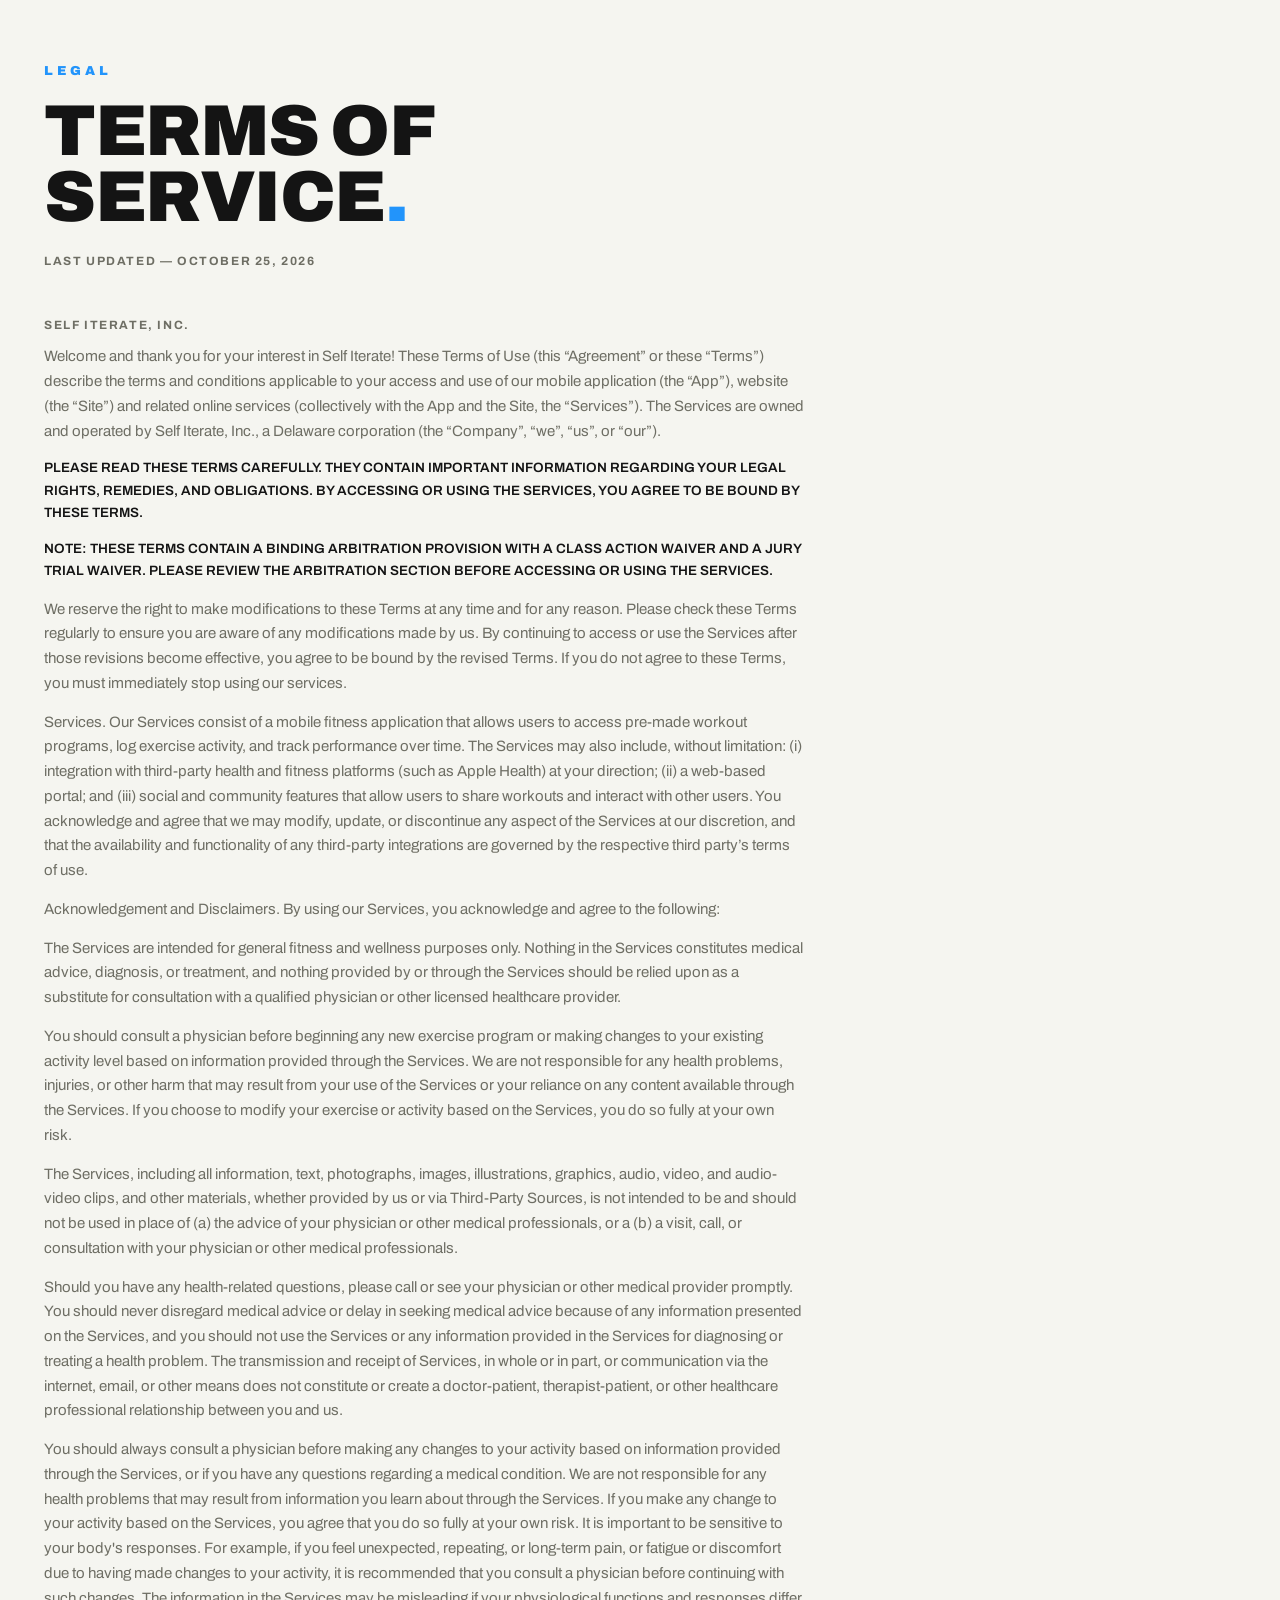
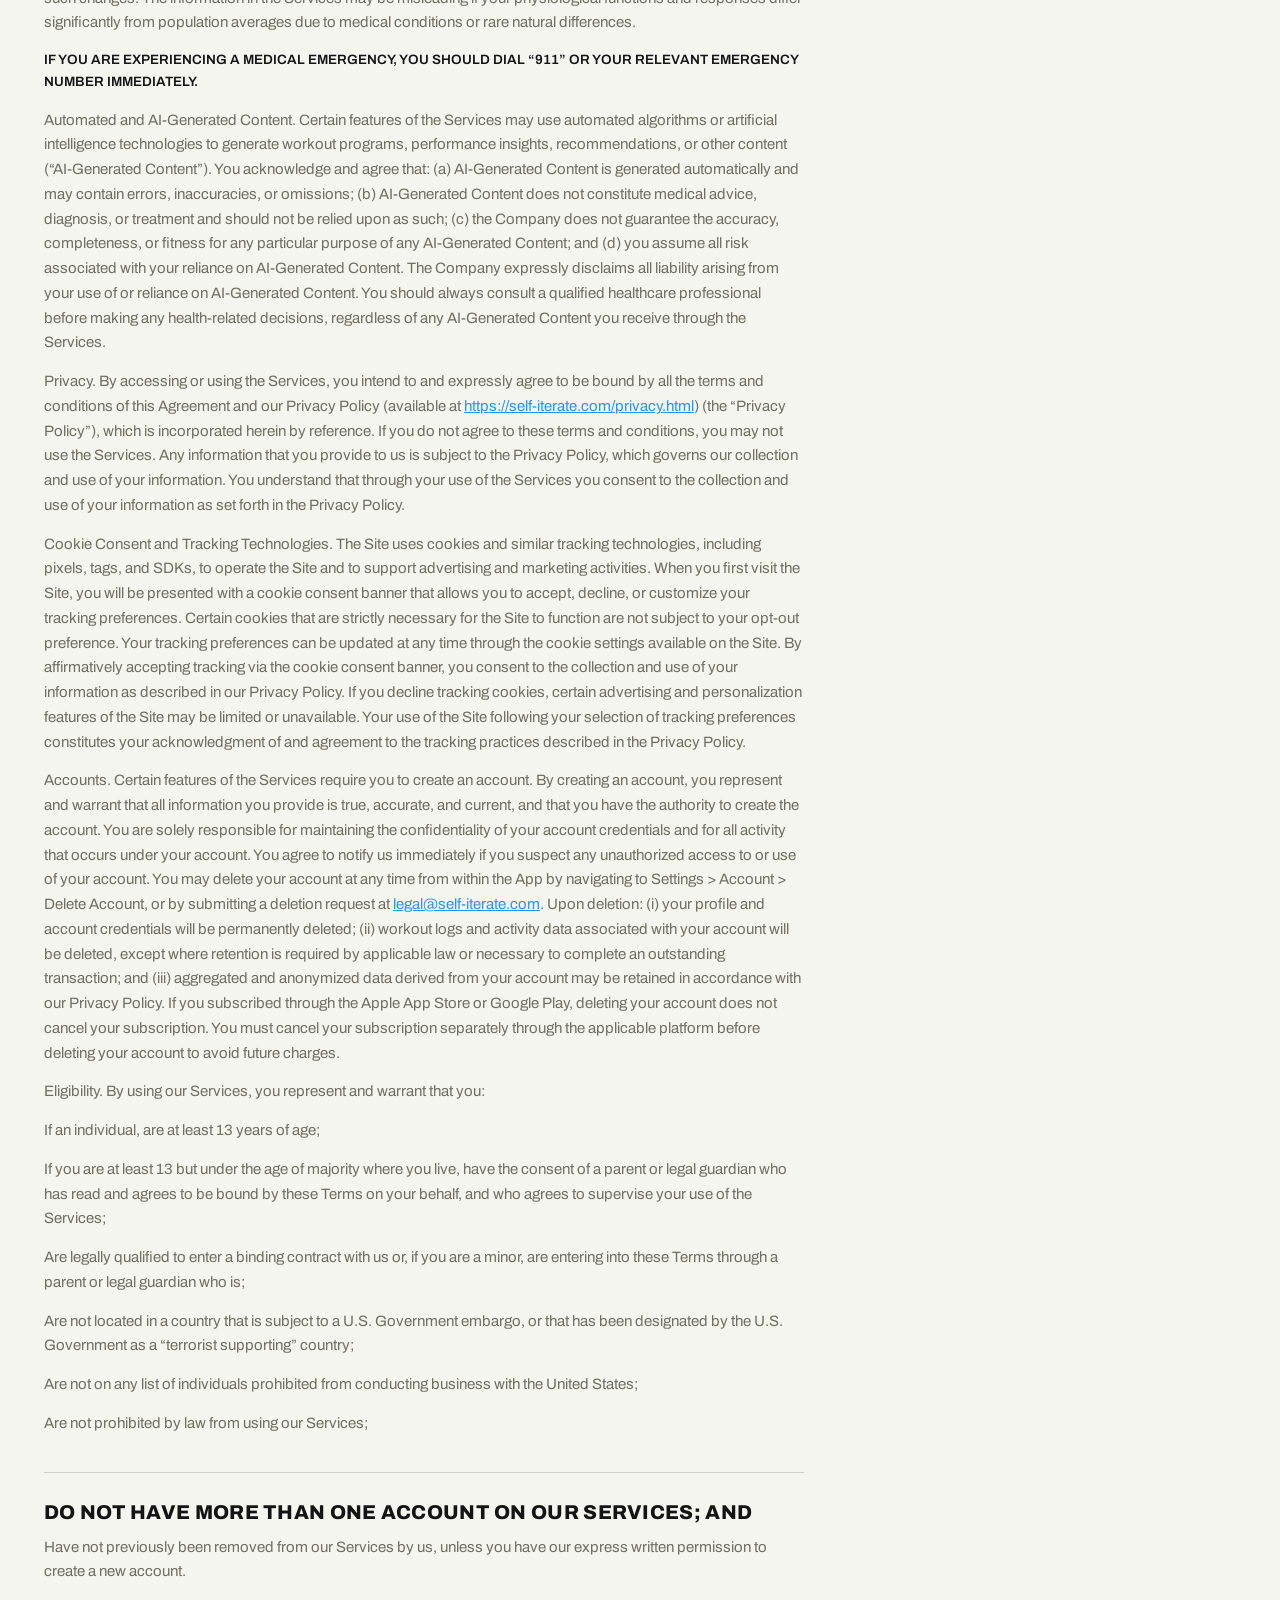
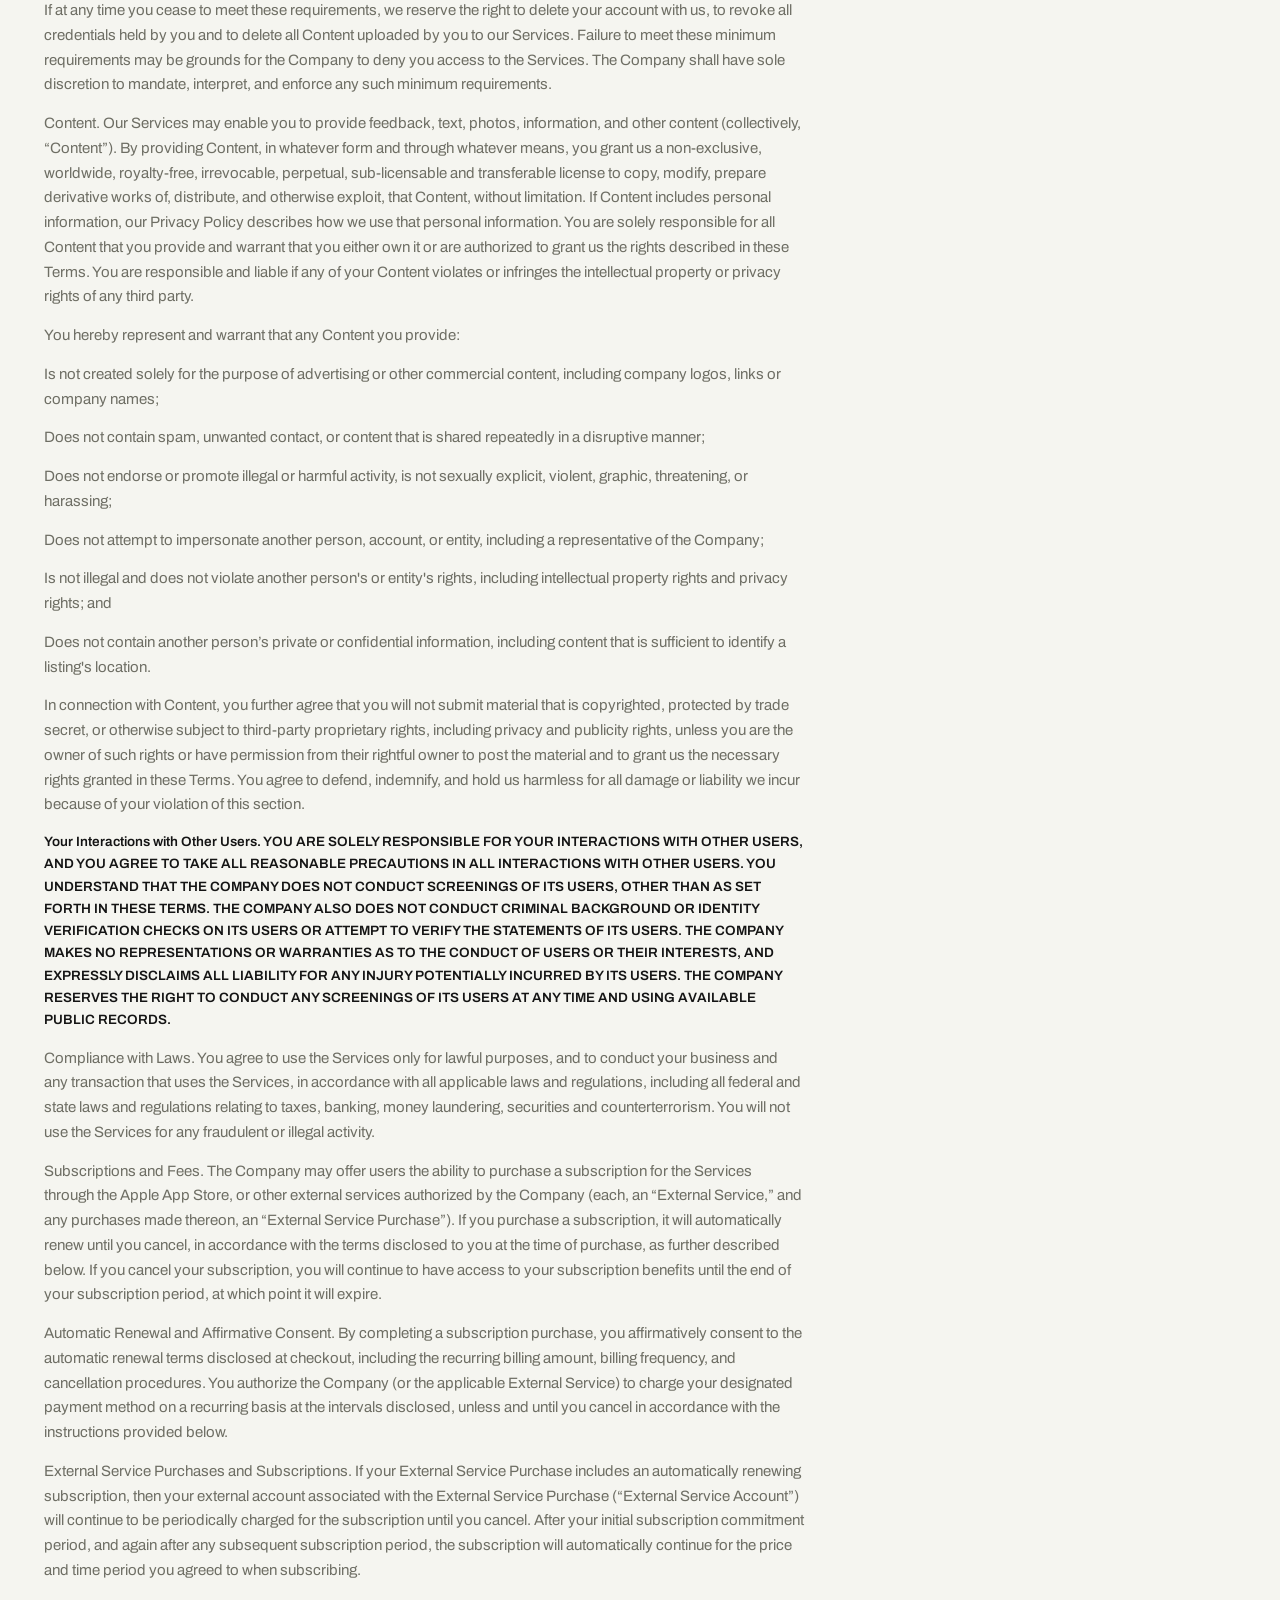
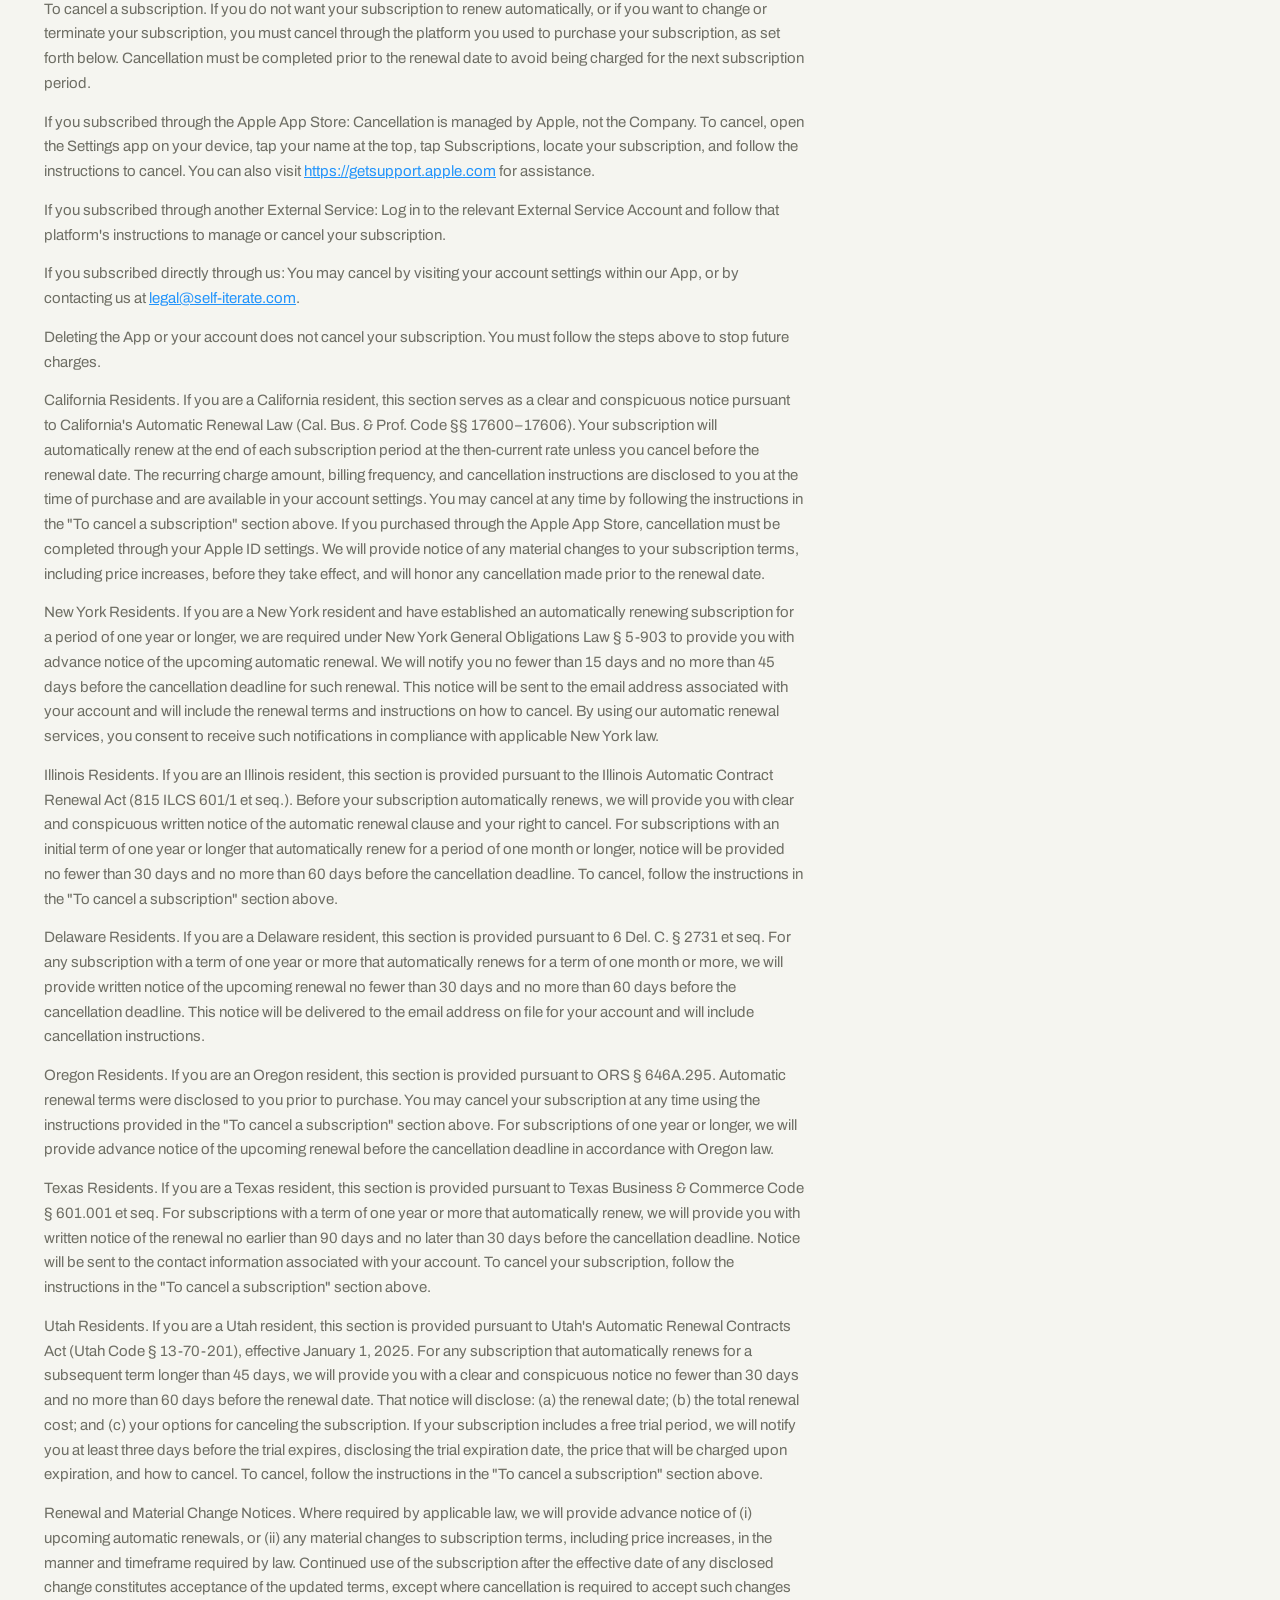
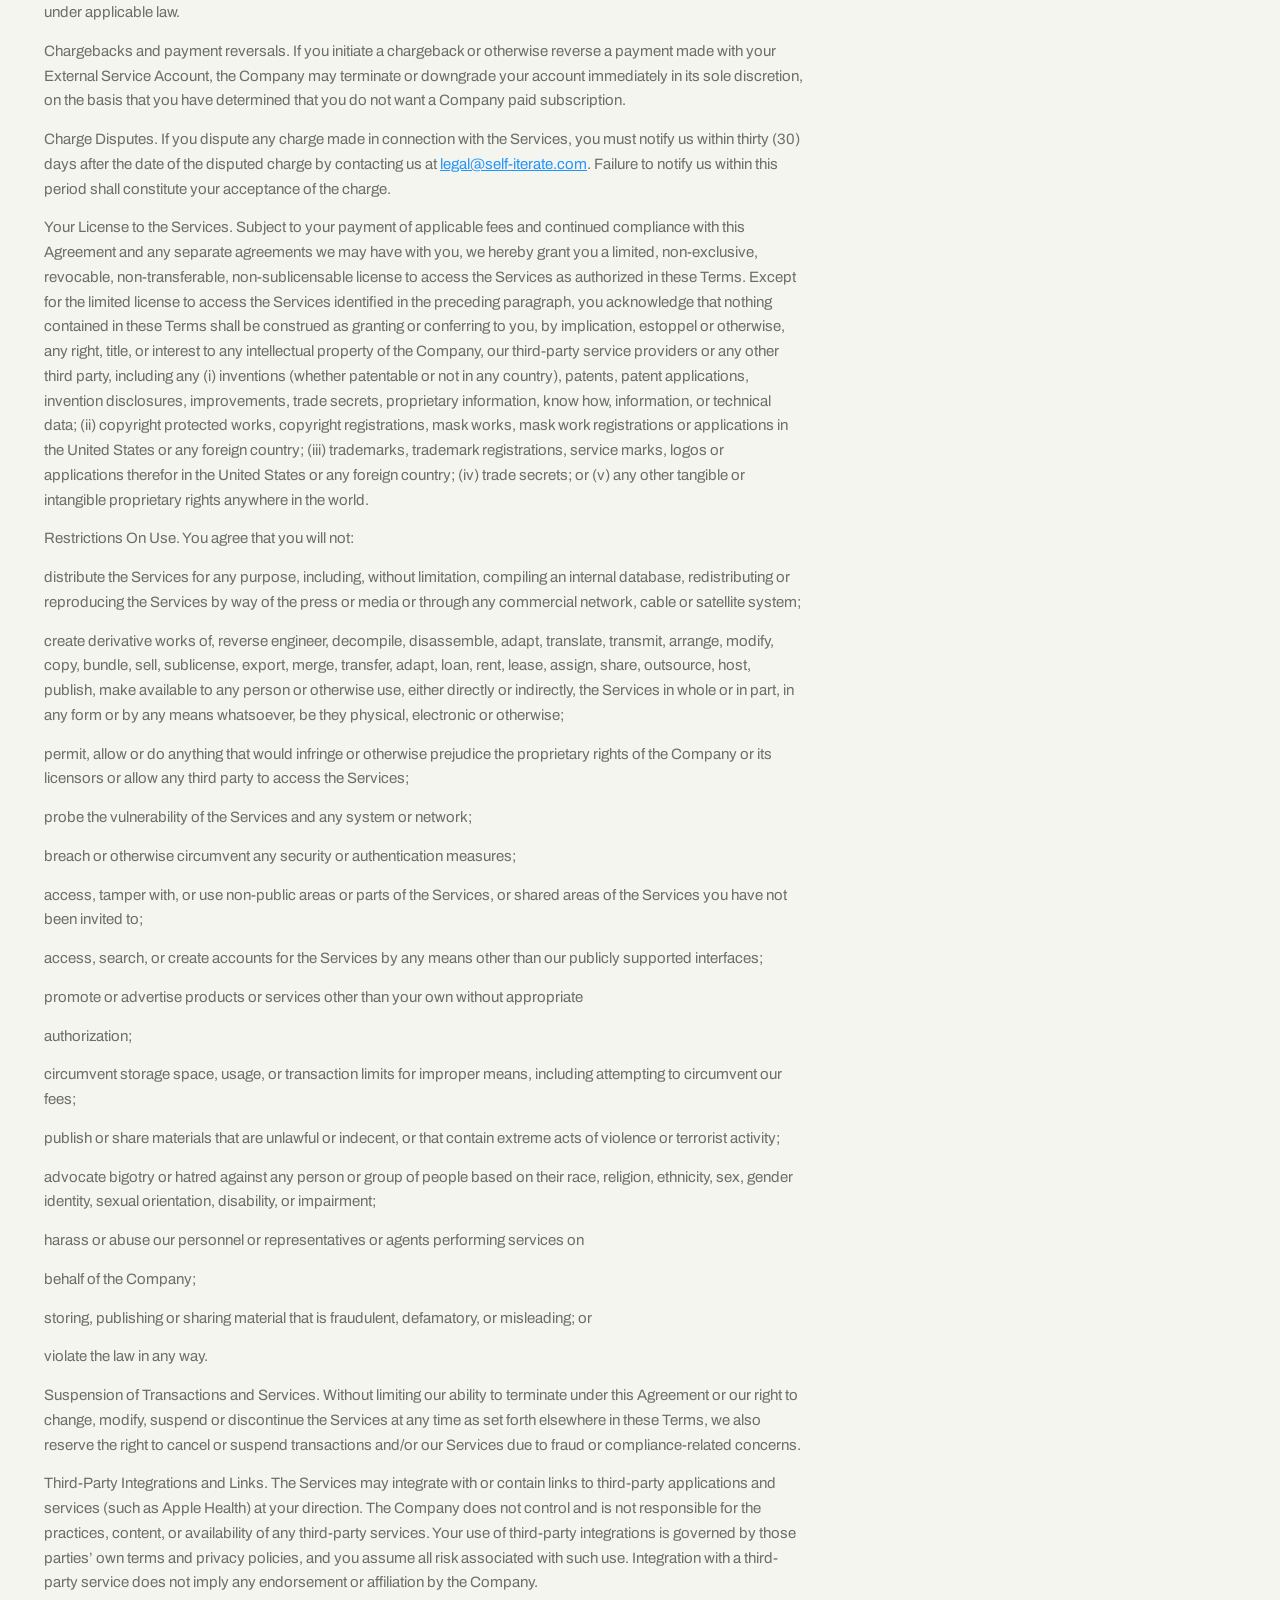
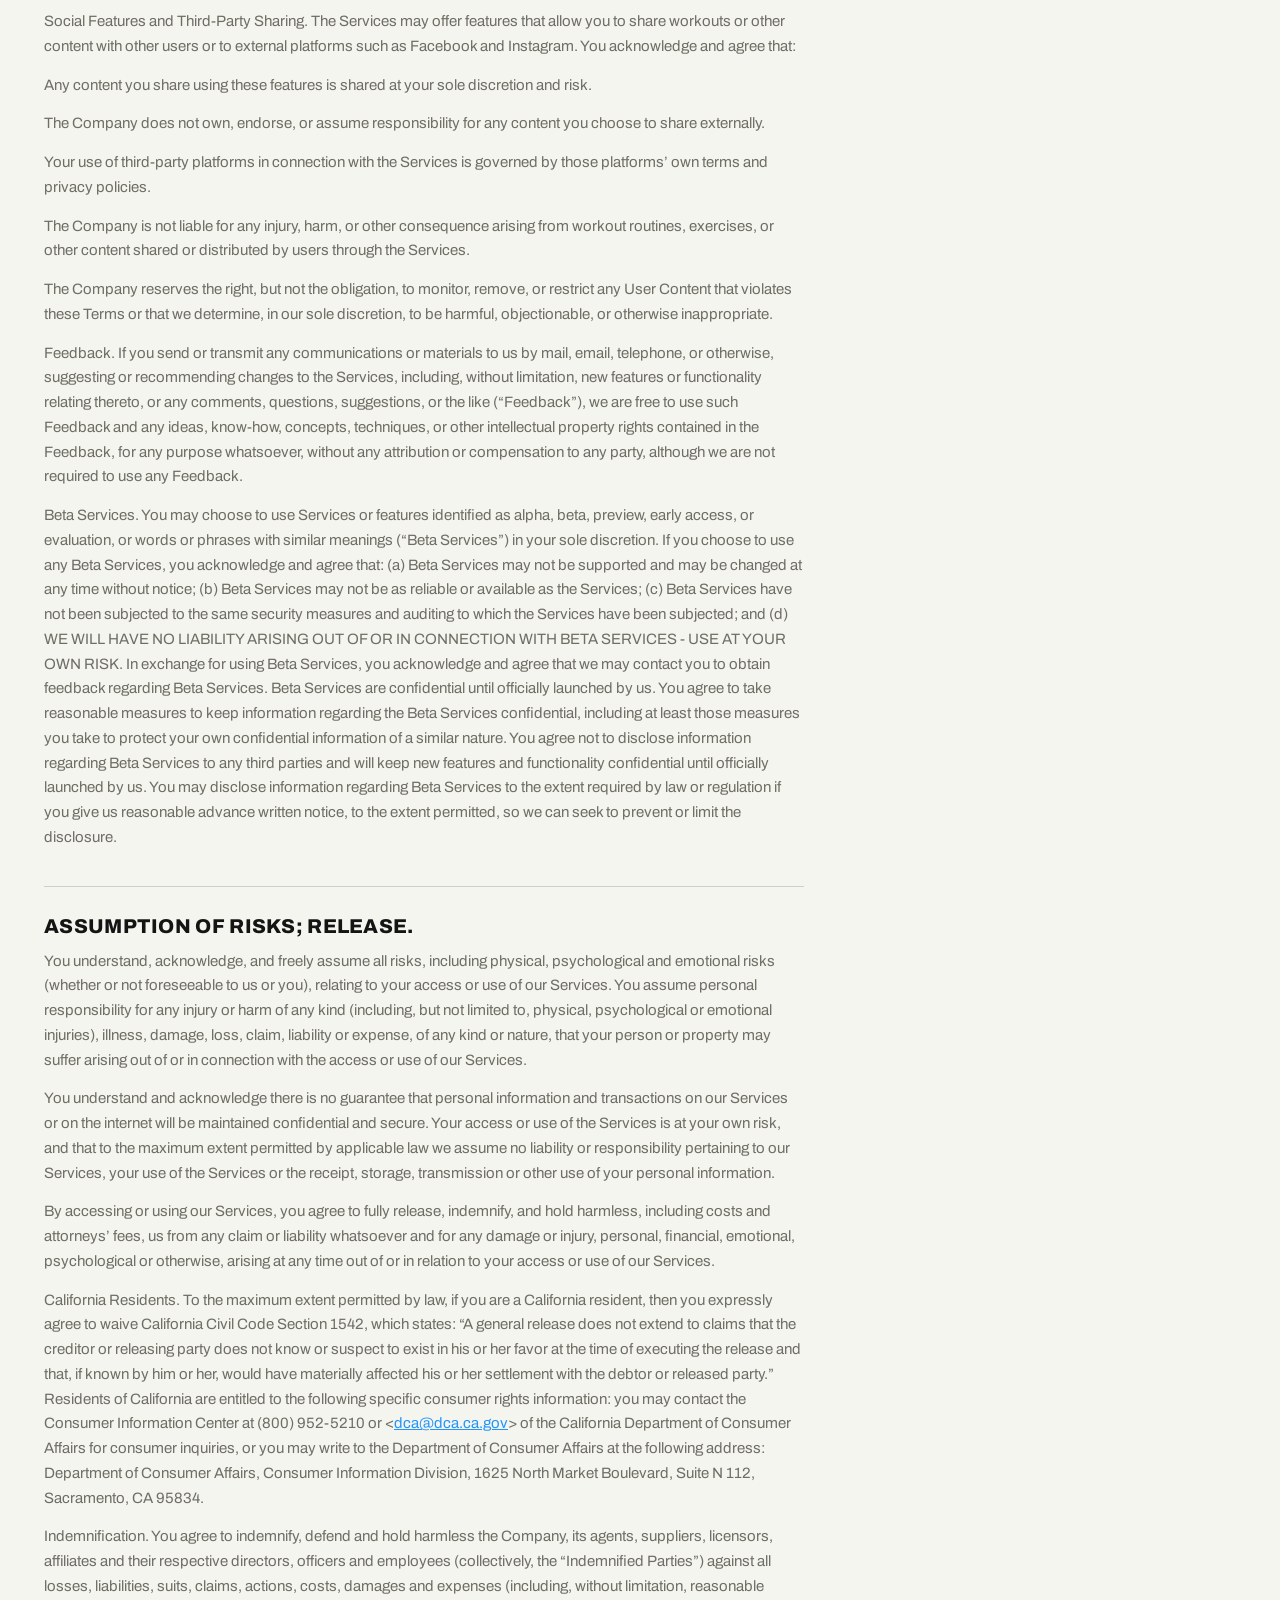
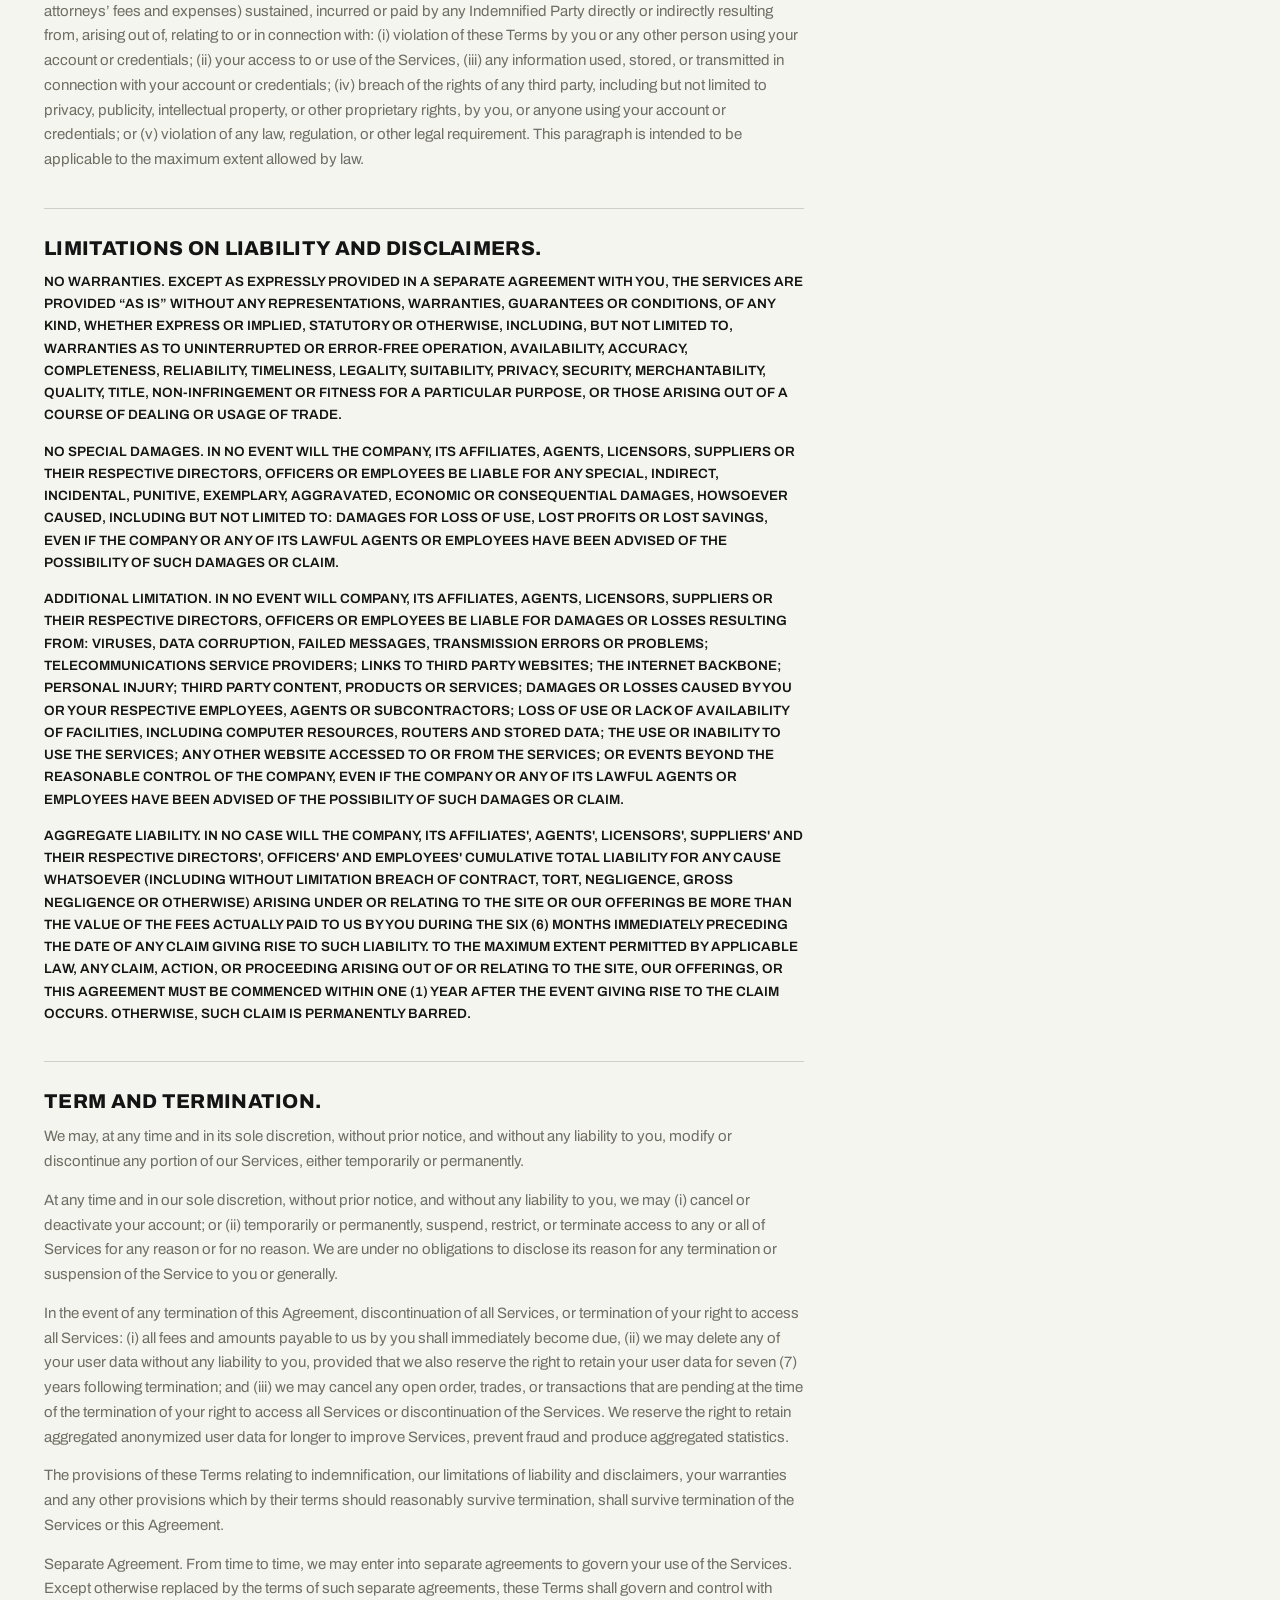
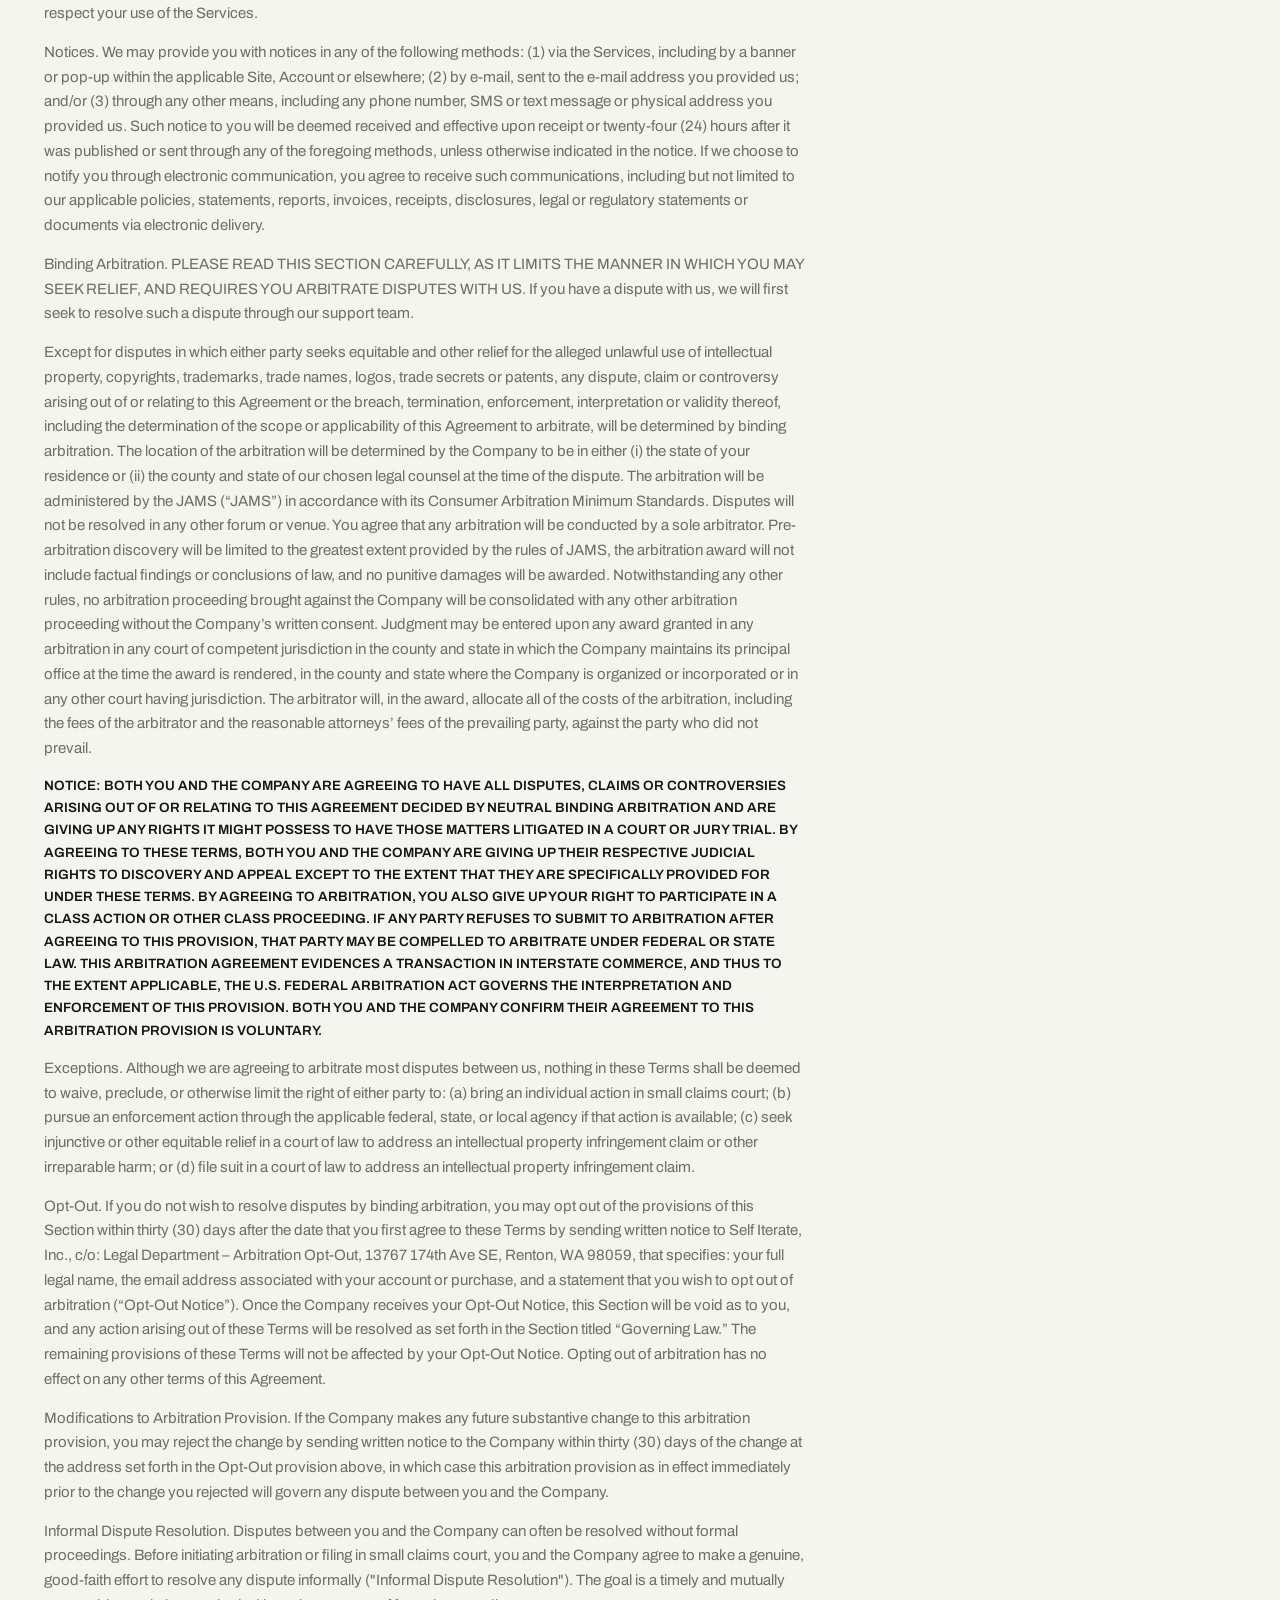
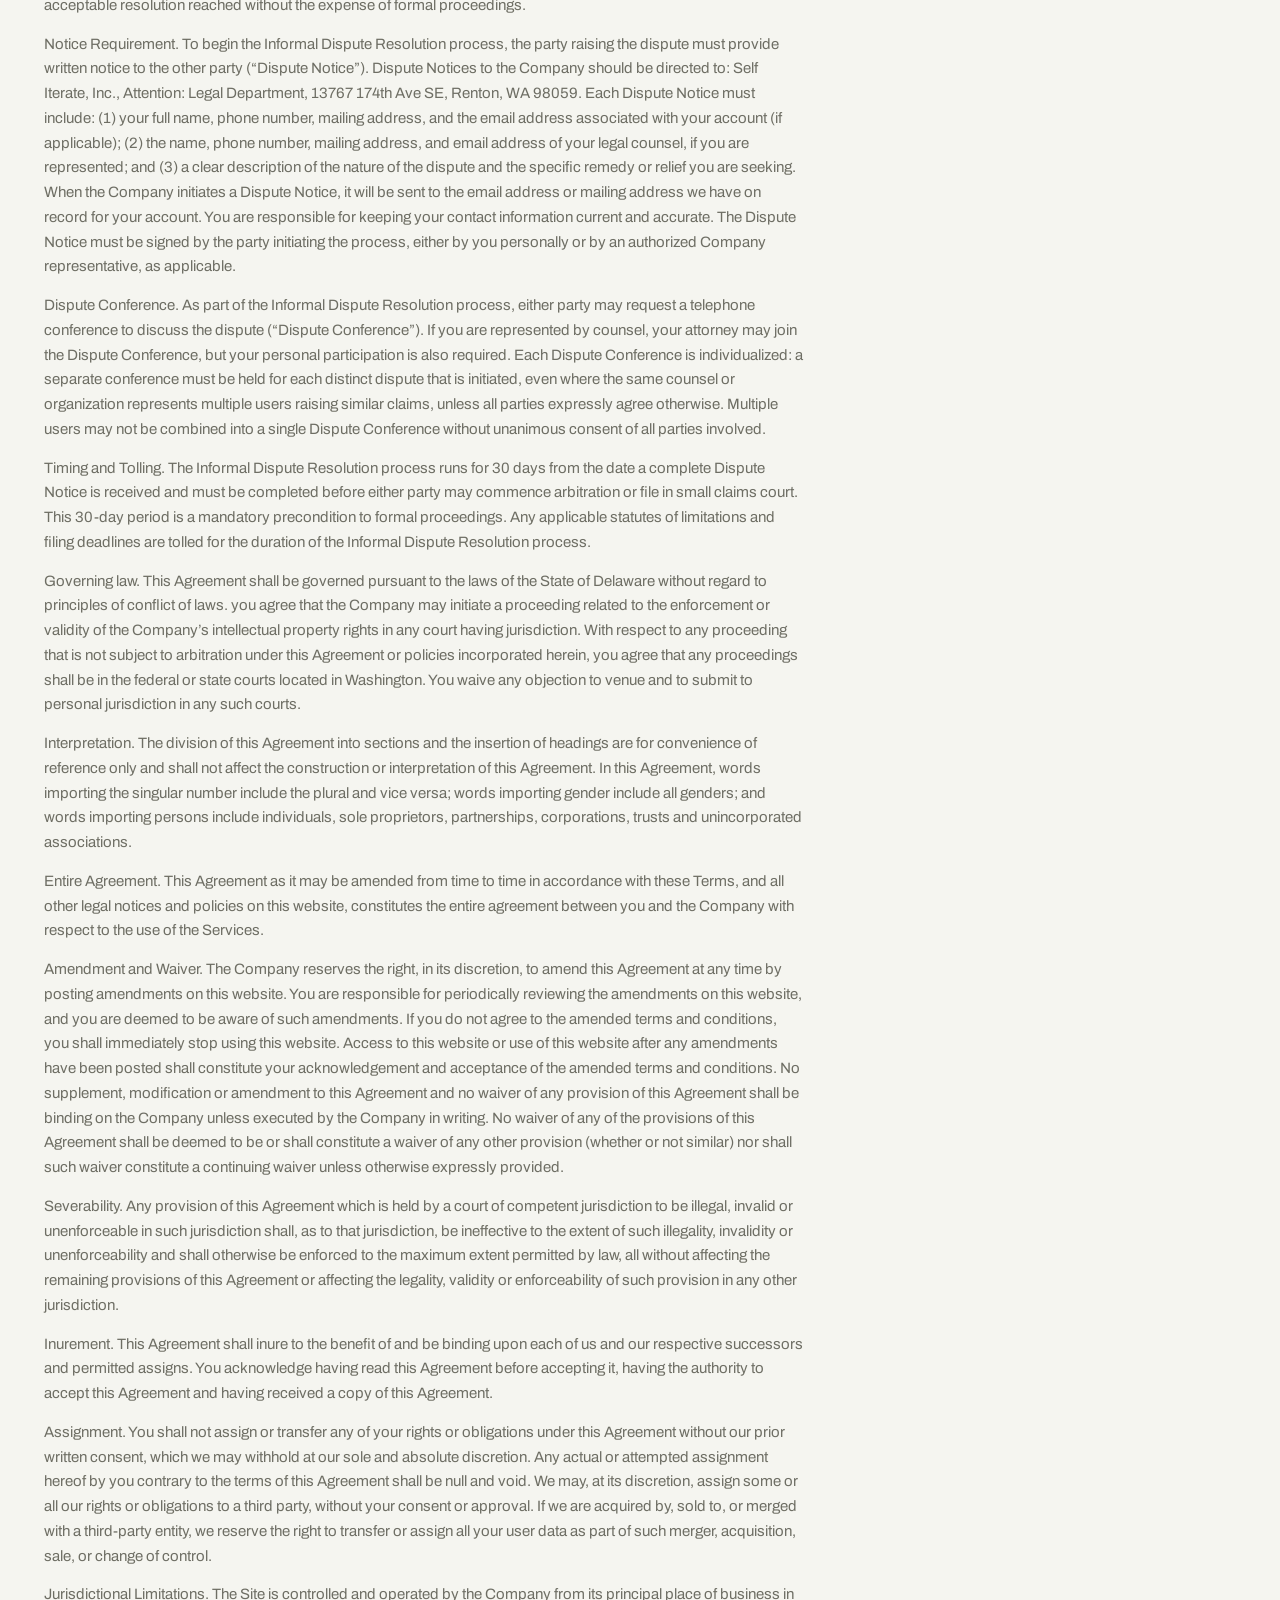
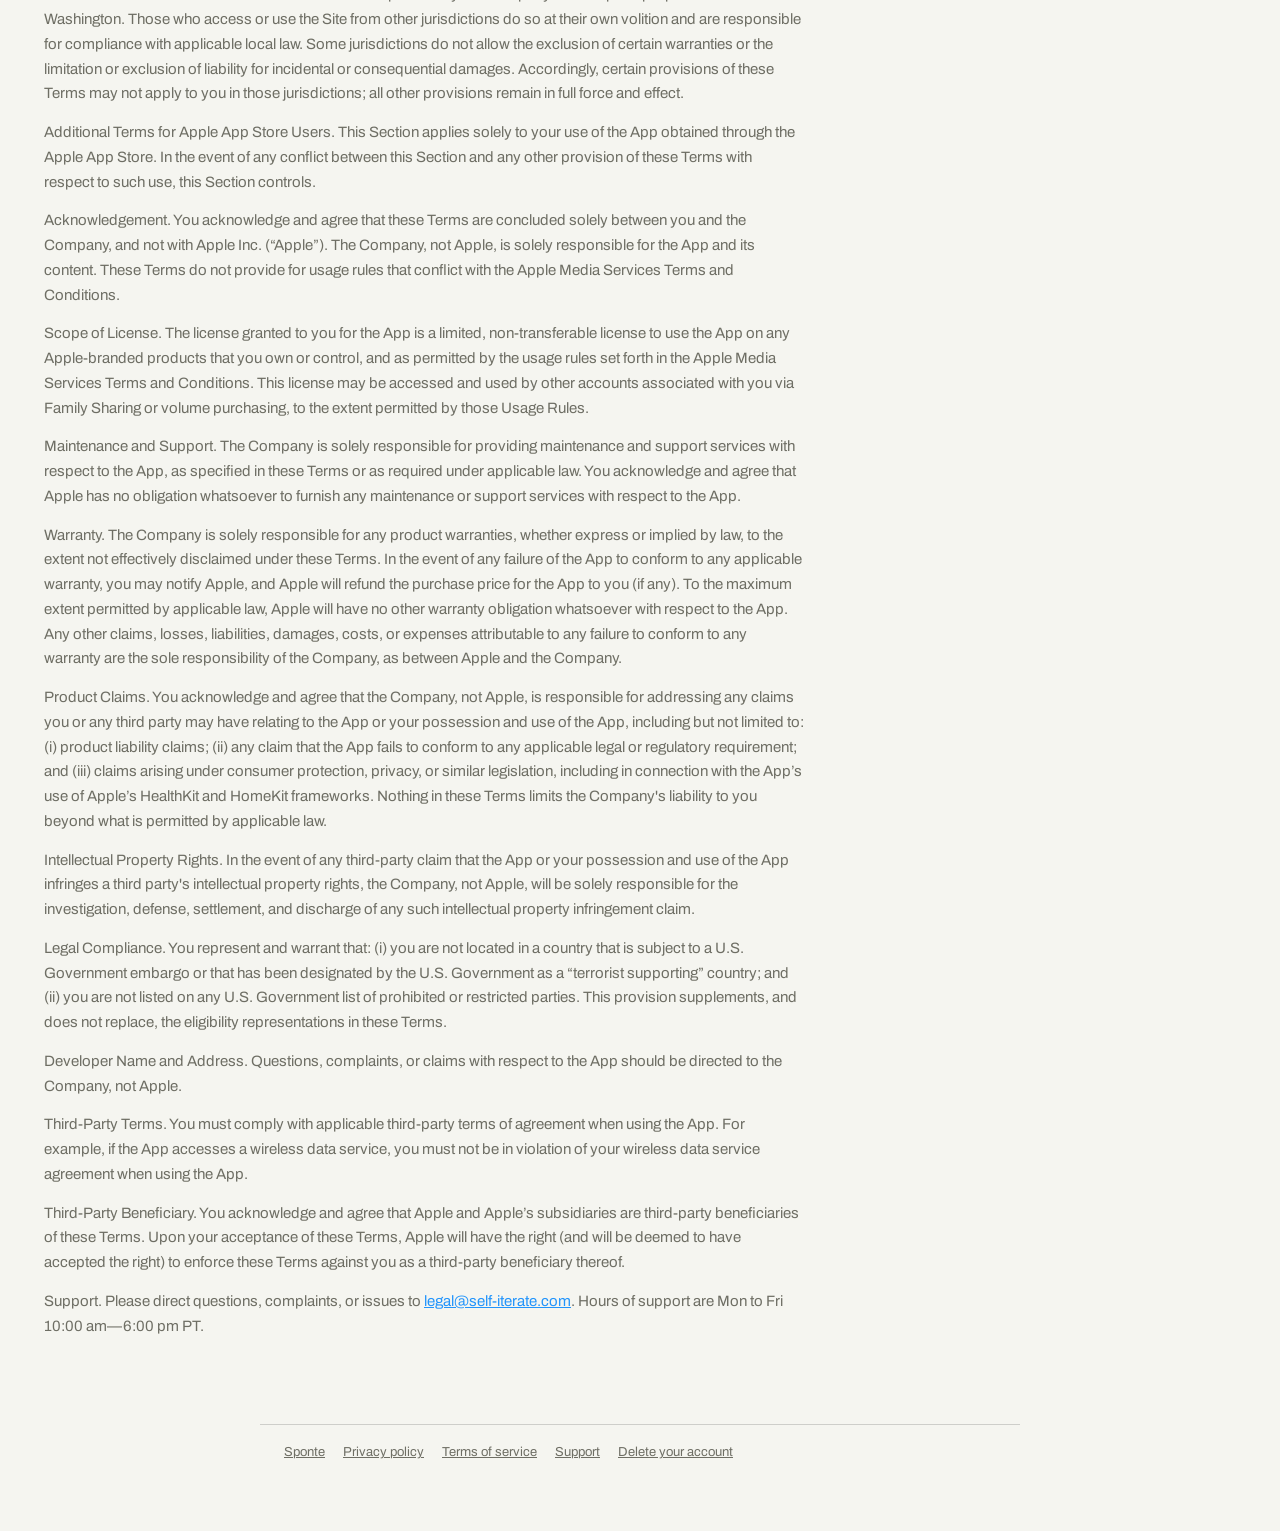
<file: terms.html>
<!doctype html>
<html>
  <head>
    <meta charset="utf-8" />
    <meta name="viewport" content="width=device-width, initial-scale=1" />
    <title>Terms of service — Sponte</title>
    <meta name="description" content="The terms that govern your use of Sponte." />
    <link rel="canonical" href="https://self-iterate.com/terms" />
    <link rel="preconnect" href="https://fonts.googleapis.com" />
    <link rel="preconnect" href="https://fonts.gstatic.com" crossorigin="" />
    <link
      href="https://fonts.googleapis.com/css2?family=Archivo:wght@400;500;600;700;800;900&display=swap"
      rel="stylesheet"
    />
    <style>
      :root {
        --bg: #060606;
        --bg2: #101010;
        --ink: #f5f5f0;
        --sec: #8a8a82;
        --line: rgba(255, 255, 255, 0.14);
        --brand: #2294fb;
      }
      @media (prefers-color-scheme: light) {
        :root {
          --bg: #f5f5f0;
          --bg2: #ecece4;
          --ink: #141414;
          --sec: #6e6e64;
          --line: rgba(0, 0, 0, 0.16);
        }
      }
      * {
        box-sizing: border-box;
      }
      body {
        margin: 0;
        background: var(--bg);
        color: var(--ink);
        font-family: Archivo, -apple-system, BlinkMacSystemFont, "Segoe UI",
          Roboto, sans-serif;
        -webkit-font-smoothing: antialiased;
      }
      main {
        padding: 64px 24px 72px !important;
      }
      h1 {
        margin-top: 20px !important;
      }
      .legal-doc {
        margin-top: 48px;
        max-width: 760px;
      }
      .legal-doc .company {
        font-size: 12px;
        font-weight: 700;
        letter-spacing: 1.6px;
        text-transform: uppercase;
        color: var(--sec);
        margin: 0 0 8px;
      }
      .legal-doc h2 {
        font-size: 20px;
        font-weight: 800;
        text-transform: uppercase;
        letter-spacing: 0.3px;
        margin: 36px 0 12px;
        padding-top: 28px;
        border-top: 1px solid var(--line);
      }
      .legal-doc p {
        font-size: 15px;
        line-height: 1.65;
        color: var(--sec);
        margin: 0 0 14px;
      }
      .legal-doc a {
        color: var(--brand);
      }
      .legal-doc .caps {
        font-weight: 600;
        color: var(--ink);
        font-size: 13.5px;
      }
      footer {
        max-width: 760px;
        margin: 0 auto;
        padding: 0 24px 72px;
        border-top: 1px solid var(--line);
        display: flex;
        gap: 18px;
        flex-wrap: wrap;
        font-size: 13px;
      }
      footer a {
        color: var(--sec);
        padding-top: 20px;
      }
    </style>
  </head>
  <body>
<main style="max-width: 1240px; margin: 0 auto">
            <div
              style="
                font-size: 13px;
                font-weight: 900;
                letter-spacing: 4px;
                text-transform: uppercase;
                color: var(--brand);
              "
            >
              Legal
            </div>
            <h1
              style="
                font-size: clamp(44px, 6vw, 72px);
                line-height: 0.92;
                font-weight: 900;
                letter-spacing: -1.5px;
                text-transform: uppercase;
                margin: 24px 0 0;
              "
            >
              Terms of<br />service<span style="color: var(--brand)">.</span>
            </h1>
            <div
              style="
                font-size: 12px;
                font-weight: 700;
                letter-spacing: 1.6px;
                text-transform: uppercase;
                color: var(--sec);
                margin-top: 24px;
              "
            >
              Last updated — October 25, 2026
            </div>

            <div class="legal-doc">
              <p class="company">Self Iterate, Inc.</p>
              <p>
                Welcome and thank you for your interest in Self Iterate! These
                Terms of Use (this “Agreement” or these “Terms”) describe the
                terms and conditions applicable to your access and use of our
                mobile application (the “App”), website (the “Site”) and related
                online services (collectively with the App and the Site, the
                “Services”). The Services are owned and operated by Self
                Iterate, Inc., a Delaware corporation (the “Company”, “we”,
                “us”, or “our”).
              </p>
              <p class="caps">
                PLEASE READ THESE TERMS CAREFULLY. THEY CONTAIN IMPORTANT
                INFORMATION REGARDING YOUR LEGAL RIGHTS, REMEDIES, AND
                OBLIGATIONS. BY ACCESSING OR USING THE SERVICES, YOU AGREE TO BE
                BOUND BY THESE TERMS.
              </p>
              <p class="caps">
                NOTE: THESE TERMS CONTAIN A BINDING ARBITRATION PROVISION WITH A
                CLASS ACTION WAIVER AND A JURY TRIAL WAIVER. PLEASE REVIEW THE
                ARBITRATION SECTION BEFORE ACCESSING OR USING THE SERVICES.
              </p>
              <p>
                We reserve the right to make modifications to these Terms at any
                time and for any reason. Please check these Terms regularly to
                ensure you are aware of any modifications made by us. By
                continuing to access or use the Services after those revisions
                become effective, you agree to be bound by the revised Terms. If
                you do not agree to these Terms, you must immediately stop using
                our services.
              </p>
              <p>
                Services. Our Services consist of a mobile fitness application
                that allows users to access pre-made workout programs, log
                exercise activity, and track performance over time. The Services
                may also include, without limitation: (i) integration with
                third-party health and fitness platforms (such as Apple Health)
                at your direction; (ii) a web-based portal; and (iii) social and
                community features that allow users to share workouts and
                interact with other users. You acknowledge and agree that we may
                modify, update, or discontinue any aspect of the Services at our
                discretion, and that the availability and functionality of any
                third-party integrations are governed by the respective third
                party’s terms of use.
              </p>
              <p>
                Acknowledgement and Disclaimers. By using our Services, you
                acknowledge and agree to the following:
              </p>
              <p>
                The Services are intended for general fitness and wellness
                purposes only. Nothing in the Services constitutes medical
                advice, diagnosis, or treatment, and nothing provided by or
                through the Services should be relied upon as a substitute for
                consultation with a qualified physician or other licensed
                healthcare provider.
              </p>
              <p>
                You should consult a physician before beginning any new exercise
                program or making changes to your existing activity level based
                on information provided through the Services. We are not
                responsible for any health problems, injuries, or other harm
                that may result from your use of the Services or your reliance
                on any content available through the Services. If you choose to
                modify your exercise or activity based on the Services, you do
                so fully at your own risk.
              </p>
              <p>
                The Services, including all information, text, photographs,
                images, illustrations, graphics, audio, video, and audio-video
                clips, and other materials, whether provided by us or via
                Third-Party Sources, is not intended to be and should not be
                used in place of (a) the advice of your physician or other
                medical professionals, or a (b) a visit, call, or consultation
                with your physician or other medical professionals.
              </p>
              <p>
                Should you have any health-related questions, please call or see
                your physician or other medical provider promptly. You should
                never disregard medical advice or delay in seeking medical
                advice because of any information presented on the Services, and
                you should not use the Services or any information provided in
                the Services for diagnosing or treating a health problem. The
                transmission and receipt of Services, in whole or in part, or
                communication via the internet, email, or other means does not
                constitute or create a doctor-patient, therapist-patient, or
                other healthcare professional relationship between you and us.
              </p>
              <p>
                You should always consult a physician before making any changes
                to your activity based on information provided through the
                Services, or if you have any questions regarding a medical
                condition. We are not responsible for any health problems that
                may result from information you learn about through the
                Services. If you make any change to your activity based on the
                Services, you agree that you do so fully at your own risk. It is
                important to be sensitive to your body&#x27;s responses. For
                example, if you feel unexpected, repeating, or long-term pain,
                or fatigue or discomfort due to having made changes to your
                activity, it is recommended that you consult a physician before
                continuing with such changes. The information in the Services
                may be misleading if your physiological functions and responses
                differ significantly from population averages due to medical
                conditions or rare natural differences.
              </p>
              <p class="caps">
                IF YOU ARE EXPERIENCING A MEDICAL EMERGENCY, YOU SHOULD DIAL
                “911” OR YOUR RELEVANT EMERGENCY NUMBER IMMEDIATELY.
              </p>
              <p>
                Automated and AI-Generated Content. Certain features of the
                Services may use automated algorithms or artificial intelligence
                technologies to generate workout programs, performance insights,
                recommendations, or other content (“AI-Generated Content”). You
                acknowledge and agree that: (a) AI-Generated Content is
                generated automatically and may contain errors, inaccuracies, or
                omissions; (b) AI-Generated Content does not constitute medical
                advice, diagnosis, or treatment and should not be relied upon as
                such; (c) the Company does not guarantee the accuracy,
                completeness, or fitness for any particular purpose of any
                AI-Generated Content; and (d) you assume all risk associated
                with your reliance on AI-Generated Content. The Company
                expressly disclaims all liability arising from your use of or
                reliance on AI-Generated Content. You should always consult a
                qualified healthcare professional before making any
                health-related decisions, regardless of any AI-Generated Content
                you receive through the Services.
              </p>
              <p>
                Privacy. By accessing or using the Services, you intend to and
                expressly agree to be bound by all the terms and conditions of
                this Agreement and our Privacy Policy (available at
                <a href="https://self-iterate.com/privacy.html"
                  >https://self-iterate.com/privacy.html</a
                >) (the “Privacy Policy”), which is incorporated herein by
                reference. If you do not agree to these terms and conditions,
                you may not use the Services. Any information that you provide
                to us is subject to the Privacy Policy, which governs our
                collection and use of your information. You understand that
                through your use of the Services you consent to the collection
                and use of your information as set forth in the Privacy Policy.
              </p>
              <p>
                Cookie Consent and Tracking Technologies. The Site uses cookies
                and similar tracking technologies, including pixels, tags, and
                SDKs, to operate the Site and to support advertising and
                marketing activities. When you first visit the Site, you will be
                presented with a cookie consent banner that allows you to
                accept, decline, or customize your tracking preferences. Certain
                cookies that are strictly necessary for the Site to function are
                not subject to your opt-out preference. Your tracking
                preferences can be updated at any time through the cookie
                settings available on the Site. By affirmatively accepting
                tracking via the cookie consent banner, you consent to the
                collection and use of your information as described in our
                Privacy Policy. If you decline tracking cookies, certain
                advertising and personalization features of the Site may be
                limited or unavailable. Your use of the Site following your
                selection of tracking preferences constitutes your
                acknowledgment of and agreement to the tracking practices
                described in the Privacy Policy.
              </p>
              <p>
                Accounts. Certain features of the Services require you to create
                an account. By creating an account, you represent and warrant
                that all information you provide is true, accurate, and current,
                and that you have the authority to create the account. You are
                solely responsible for maintaining the confidentiality of your
                account credentials and for all activity that occurs under your
                account. You agree to notify us immediately if you suspect any
                unauthorized access to or use of your account. You may delete
                your account at any time from within the App by navigating to
                Settings &gt; Account &gt; Delete Account, or by submitting a
                deletion request at
                <a href="mailto:legal@self-iterate.com"
                  >legal@self-iterate.com</a
                >. Upon deletion: (i) your profile and account credentials will
                be permanently deleted; (ii) workout logs and activity data
                associated with your account will be deleted, except where
                retention is required by applicable law or necessary to complete
                an outstanding transaction; and (iii) aggregated and anonymized
                data derived from your account may be retained in accordance
                with our Privacy Policy. If you subscribed through the Apple App
                Store or Google Play, deleting your account does not cancel your
                subscription. You must cancel your subscription separately
                through the applicable platform before deleting your account to
                avoid future charges.
              </p>
              <p>
                Eligibility. By using our Services, you represent and warrant
                that you:
              </p>
              <p>If an individual, are at least 13 years of age;</p>
              <p>
                If you are at least 13 but under the age of majority where you
                live, have the consent of a parent or legal guardian who has
                read and agrees to be bound by these Terms on your behalf, and
                who agrees to supervise your use of the Services;
              </p>
              <p>
                Are legally qualified to enter a binding contract with us or,
                if you are a minor, are entering into these Terms through a
                parent or legal guardian who is;
              </p>
              <p>
                Are not located in a country that is subject to a U.S.
                Government embargo, or that has been designated by the U.S.
                Government as a “terrorist supporting” country;
              </p>
              <p>
                Are not on any list of individuals prohibited from conducting
                business with the United States;
              </p>
              <p>Are not prohibited by law from using our Services;</p>
              <h2>Do not have more than one account on our Services; and</h2>
              <p>
                Have not previously been removed from our Services by us, unless
                you have our express written permission to create a new account.
              </p>
              <p>
                If at any time you cease to meet these requirements, we reserve
                the right to delete your account with us, to revoke all
                credentials held by you and to delete all Content uploaded by
                you to our Services. Failure to meet these minimum requirements
                may be grounds for the Company to deny you access to the
                Services. The Company shall have sole discretion to mandate,
                interpret, and enforce any such minimum requirements.
              </p>
              <p>
                Content. Our Services may enable you to provide feedback, text,
                photos, information, and other content (collectively,
                “Content”). By providing Content, in whatever form and through
                whatever means, you grant us a non-exclusive, worldwide,
                royalty-free, irrevocable, perpetual, sub-licensable and
                transferable license to copy, modify, prepare derivative works
                of, distribute, and otherwise exploit, that Content, without
                limitation. If Content includes personal information, our
                Privacy Policy describes how we use that personal information.
                You are solely responsible for all Content that you provide and
                warrant that you either own it or are authorized to grant us the
                rights described in these Terms. You are responsible and liable
                if any of your Content violates or infringes the intellectual
                property or privacy rights of any third party.
              </p>
              <p>
                You hereby represent and warrant that any Content you provide:
              </p>
              <p>
                Is not created solely for the purpose of advertising or other
                commercial content, including company logos, links or company
                names;
              </p>
              <p>
                Does not contain spam, unwanted contact, or content that is
                shared repeatedly in a disruptive manner;
              </p>
              <p>
                Does not endorse or promote illegal or harmful activity, is not
                sexually explicit, violent, graphic, threatening, or harassing;
              </p>
              <p>
                Does not attempt to impersonate another person, account, or
                entity, including a representative of the Company;
              </p>
              <p>
                Is not illegal and does not violate another person&#x27;s or
                entity&#x27;s rights, including intellectual property rights and
                privacy rights; and
              </p>
              <p>
                Does not contain another person’s private or confidential
                information, including content that is sufficient to identify a
                listing&#x27;s location.
              </p>
              <p>
                In connection with Content, you further agree that you will not
                submit material that is copyrighted, protected by trade secret,
                or otherwise subject to third-party proprietary rights,
                including privacy and publicity rights, unless you are the owner
                of such rights or have permission from their rightful owner to
                post the material and to grant us the necessary rights granted
                in these Terms. You agree to defend, indemnify, and hold us
                harmless for all damage or liability we incur because of your
                violation of this section.
              </p>
              <p class="caps">
                Your Interactions with Other Users. YOU ARE SOLELY RESPONSIBLE
                FOR YOUR INTERACTIONS WITH OTHER USERS, AND YOU AGREE TO TAKE
                ALL REASONABLE PRECAUTIONS IN ALL INTERACTIONS WITH OTHER USERS.
                YOU UNDERSTAND THAT THE COMPANY DOES NOT CONDUCT SCREENINGS OF
                ITS USERS, OTHER THAN AS SET FORTH IN THESE TERMS. THE COMPANY
                ALSO DOES NOT CONDUCT CRIMINAL BACKGROUND OR IDENTITY
                VERIFICATION CHECKS ON ITS USERS OR ATTEMPT TO VERIFY THE
                STATEMENTS OF ITS USERS. THE COMPANY MAKES NO REPRESENTATIONS OR
                WARRANTIES AS TO THE CONDUCT OF USERS OR THEIR INTERESTS, AND
                EXPRESSLY DISCLAIMS ALL LIABILITY FOR ANY INJURY POTENTIALLY
                INCURRED BY ITS USERS. THE COMPANY RESERVES THE RIGHT TO CONDUCT
                ANY SCREENINGS OF ITS USERS AT ANY TIME AND USING AVAILABLE
                PUBLIC RECORDS.
              </p>
              <p>
                Compliance with Laws. You agree to use the Services only for
                lawful purposes, and to conduct your business and any
                transaction that uses the Services, in accordance with all
                applicable laws and regulations, including all federal and state
                laws and regulations relating to taxes, banking, money
                laundering, securities and counterterrorism. You will not use
                the Services for any fraudulent or illegal activity.
              </p>
              <p>
                Subscriptions and Fees. The Company may offer users the ability
                to purchase a subscription for the Services through the Apple
                App Store, or other external services authorized by the Company
                (each, an “External Service,” and any purchases made thereon, an
                “External Service Purchase”). If you purchase a subscription, it
                will automatically renew until you cancel, in accordance with
                the terms disclosed to you at the time of purchase, as further
                described below. If you cancel your subscription, you will
                continue to have access to your subscription benefits until the
                end of your subscription period, at which point it will expire.
              </p>
              <p>
                Automatic Renewal and Affirmative Consent. By completing a
                subscription purchase, you affirmatively consent to the
                automatic renewal terms disclosed at checkout, including the
                recurring billing amount, billing frequency, and cancellation
                procedures. You authorize the Company (or the applicable
                External Service) to charge your designated payment method on a
                recurring basis at the intervals disclosed, unless and until you
                cancel in accordance with the instructions provided below.
              </p>
              <p>
                External Service Purchases and Subscriptions. If your External
                Service Purchase includes an automatically renewing
                subscription, then your external account associated with the
                External Service Purchase (“External Service Account”) will
                continue to be periodically charged for the subscription until
                you cancel. After your initial subscription commitment period,
                and again after any subsequent subscription period, the
                subscription will automatically continue for the price and time
                period you agreed to when subscribing.
              </p>
              <p>
                To cancel a subscription. If you do not want your subscription
                to renew automatically, or if you want to change or terminate
                your subscription, you must cancel through the platform you used
                to purchase your subscription, as set forth below. Cancellation
                must be completed prior to the renewal date to avoid being
                charged for the next subscription period.
              </p>
              <p>
                If you subscribed through the Apple App Store: Cancellation is
                managed by Apple, not the Company. To cancel, open the Settings
                app on your device, tap your name at the top, tap Subscriptions,
                locate your subscription, and follow the instructions to cancel.
                You can also visit
                <a href="https://getsupport.apple.com"
                  >https://getsupport.apple.com</a
                >
                for assistance.
              </p>
              <p>
                If you subscribed through another External Service: Log in to
                the relevant External Service Account and follow that
                platform&#x27;s instructions to manage or cancel your
                subscription.
              </p>
              <p>
                If you subscribed directly through us: You may cancel by
                visiting your account settings within our App, or by contacting
                us at
                <a href="mailto:legal@self-iterate.com"
                  >legal@self-iterate.com</a
                >.
              </p>
              <p>
                Deleting the App or your account does not cancel your
                subscription. You must follow the steps above to stop future
                charges.
              </p>
              <p>
                California Residents. If you are a California resident, this
                section serves as a clear and conspicuous notice pursuant to
                California&#x27;s Automatic Renewal Law (Cal. Bus. &amp; Prof.
                Code §§ 17600–17606). Your subscription will automatically renew
                at the end of each subscription period at the then-current rate
                unless you cancel before the renewal date. The recurring charge
                amount, billing frequency, and cancellation instructions are
                disclosed to you at the time of purchase and are available in
                your account settings. You may cancel at any time by following
                the instructions in the &quot;To cancel a subscription&quot;
                section above. If you purchased through the Apple App Store,
                cancellation must be completed through your Apple ID settings.
                We will provide notice of any material changes to your
                subscription terms, including price increases, before they take
                effect, and will honor any cancellation made prior to the
                renewal date.
              </p>
              <p>
                New York Residents. If you are a New York resident and have
                established an automatically renewing subscription for a period
                of one year or longer, we are required under New York General
                Obligations Law § 5-903 to provide you with advance notice of
                the upcoming automatic renewal. We will notify you no fewer than
                15 days and no more than 45 days before the cancellation
                deadline for such renewal. This notice will be sent to the email
                address associated with your account and will include the
                renewal terms and instructions on how to cancel. By using our
                automatic renewal services, you consent to receive such
                notifications in compliance with applicable New York law.
              </p>
              <p>
                Illinois Residents. If you are an Illinois resident, this
                section is provided pursuant to the Illinois Automatic Contract
                Renewal Act (815 ILCS 601/1 et seq.). Before your subscription
                automatically renews, we will provide you with clear and
                conspicuous written notice of the automatic renewal clause and
                your right to cancel. For subscriptions with an initial term of
                one year or longer that automatically renew for a period of one
                month or longer, notice will be provided no fewer than 30 days
                and no more than 60 days before the cancellation deadline. To
                cancel, follow the instructions in the &quot;To cancel a
                subscription&quot; section above.
              </p>
              <p>
                Delaware Residents. If you are a Delaware resident, this section
                is provided pursuant to 6 Del. C. § 2731 et seq. For any
                subscription with a term of one year or more that automatically
                renews for a term of one month or more, we will provide written
                notice of the upcoming renewal no fewer than 30 days and no more
                than 60 days before the cancellation deadline. This notice will
                be delivered to the email address on file for your account and
                will include cancellation instructions.
              </p>
              <p>
                Oregon Residents. If you are an Oregon resident, this section is
                provided pursuant to ORS § 646A.295. Automatic renewal terms
                were disclosed to you prior to purchase. You may cancel your
                subscription at any time using the instructions provided in the
                &quot;To cancel a subscription&quot; section above. For
                subscriptions of one year or longer, we will provide advance
                notice of the upcoming renewal before the cancellation deadline
                in accordance with Oregon law.
              </p>
              <p>
                Texas Residents. If you are a Texas resident, this section is
                provided pursuant to Texas Business &amp; Commerce Code §
                601.001 et seq. For subscriptions with a term of one year or
                more that automatically renew, we will provide you with written
                notice of the renewal no earlier than 90 days and no later than
                30 days before the cancellation deadline. Notice will be sent to
                the contact information associated with your account. To cancel
                your subscription, follow the instructions in the &quot;To
                cancel a subscription&quot; section above.
              </p>
              <p>
                Utah Residents. If you are a Utah resident, this section is
                provided pursuant to Utah&#x27;s Automatic Renewal Contracts Act
                (Utah Code § 13-70-201), effective January 1, 2025. For any
                subscription that automatically renews for a subsequent term
                longer than 45 days, we will provide you with a clear and
                conspicuous notice no fewer than 30 days and no more than 60
                days before the renewal date. That notice will disclose: (a) the
                renewal date; (b) the total renewal cost; and (c) your options
                for canceling the subscription. If your subscription includes a
                free trial period, we will notify you at least three days before
                the trial expires, disclosing the trial expiration date, the
                price that will be charged upon expiration, and how to cancel.
                To cancel, follow the instructions in the &quot;To cancel a
                subscription&quot; section above.
              </p>
              <p>
                Renewal and Material Change Notices. Where required by
                applicable law, we will provide advance notice of (i) upcoming
                automatic renewals, or (ii) any material changes to subscription
                terms, including price increases, in the manner and timeframe
                required by law. Continued use of the subscription after the
                effective date of any disclosed change constitutes acceptance of
                the updated terms, except where cancellation is required to
                accept such changes under applicable law.
              </p>
              <p>
                Chargebacks and payment reversals. If you initiate a chargeback
                or otherwise reverse a payment made with your External Service
                Account, the Company may terminate or downgrade your account
                immediately in its sole discretion, on the basis that you have
                determined that you do not want a Company paid subscription.
              </p>
              <p>
                Charge Disputes. If you dispute any charge made in connection
                with the Services, you must notify us within thirty (30) days
                after the date of the disputed charge by contacting us at
                <a href="mailto:legal@self-iterate.com"
                  >legal@self-iterate.com</a
                >. Failure to notify us within this period shall constitute your
                acceptance of the charge.
              </p>
              <p>
                Your License to the Services. Subject to your payment of
                applicable fees and continued compliance with this Agreement and
                any separate agreements we may have with you, we hereby grant
                you a limited, non-exclusive, revocable, non-transferable,
                non-sublicensable license to access the Services as authorized
                in these Terms. Except for the limited license to access the
                Services identified in the preceding paragraph, you acknowledge
                that nothing contained in these Terms shall be construed as
                granting or conferring to you, by implication, estoppel or
                otherwise, any right, title, or interest to any intellectual
                property of the Company, our third-party service providers or
                any other third party, including any (i) inventions (whether
                patentable or not in any country), patents, patent applications,
                invention disclosures, improvements, trade secrets, proprietary
                information, know how, information, or technical data; (ii)
                copyright protected works, copyright registrations, mask works,
                mask work registrations or applications in the United States or
                any foreign country; (iii) trademarks, trademark registrations,
                service marks, logos or applications therefor in the United
                States or any foreign country; (iv) trade secrets; or (v) any
                other tangible or intangible proprietary rights anywhere in the
                world.
              </p>
              <p>Restrictions On Use. You agree that you will not:</p>
              <p>
                distribute the Services for any purpose, including, without
                limitation, compiling an internal database, redistributing or
                reproducing the Services by way of the press or media or through
                any commercial network, cable or satellite system;
              </p>
              <p>
                create derivative works of, reverse engineer, decompile,
                disassemble, adapt, translate, transmit, arrange, modify, copy,
                bundle, sell, sublicense, export, merge, transfer, adapt, loan,
                rent, lease, assign, share, outsource, host, publish, make
                available to any person or otherwise use, either directly or
                indirectly, the Services in whole or in part, in any form or by
                any means whatsoever, be they physical, electronic or otherwise;
              </p>
              <p>
                permit, allow or do anything that would infringe or otherwise
                prejudice the proprietary rights of the Company or its licensors
                or allow any third party to access the Services;
              </p>
              <p>
                probe the vulnerability of the Services and any system or
                network;
              </p>
              <p>
                breach or otherwise circumvent any security or authentication
                measures;
              </p>
              <p>
                access, tamper with, or use non-public areas or parts of the
                Services, or shared areas of the Services you have not been
                invited to;
              </p>
              <p>
                access, search, or create accounts for the Services by any means
                other than our publicly supported interfaces;
              </p>
              <p>
                promote or advertise products or services other than your own
                without appropriate
              </p>
              <p>authorization;</p>
              <p>
                circumvent storage space, usage, or transaction limits for
                improper means, including attempting to circumvent our fees;
              </p>
              <p>
                publish or share materials that are unlawful or indecent, or
                that contain extreme acts of violence or terrorist activity;
              </p>
              <p>
                advocate bigotry or hatred against any person or group of people
                based on their race, religion, ethnicity, sex, gender identity,
                sexual orientation, disability, or impairment;
              </p>
              <p>
                harass or abuse our personnel or representatives or agents
                performing services on
              </p>
              <p>behalf of the Company;</p>
              <p>
                storing, publishing or sharing material that is fraudulent,
                defamatory, or misleading; or
              </p>
              <p>violate the law in any way.</p>
              <p>
                Suspension of Transactions and Services. Without limiting our
                ability to terminate under this Agreement or our right to
                change, modify, suspend or discontinue the Services at any time
                as set forth elsewhere in these Terms, we also reserve the right
                to cancel or suspend transactions and/or our Services due to
                fraud or compliance-related concerns.
              </p>
              <p>
                Third-Party Integrations and Links. The Services may integrate
                with or contain links to third-party applications and services
                (such as Apple Health) at your direction. The Company does not
                control and is not responsible for the practices, content, or
                availability of any third-party services. Your use of
                third-party integrations is governed by those parties’ own terms
                and privacy policies, and you assume all risk associated with
                such use. Integration with a third-party service does not imply
                any endorsement or affiliation by the Company.
              </p>
              <p>
                Social Features and Third-Party Sharing. The Services may offer
                features that allow you to share workouts or other content with
                other users or to external platforms such as Facebook and
                Instagram. You acknowledge and agree that:
              </p>
              <p>
                Any content you share using these features is shared at your
                sole discretion and risk.
              </p>
              <p>
                The Company does not own, endorse, or assume responsibility for
                any content you choose to share externally.
              </p>
              <p>
                Your use of third-party platforms in connection with the
                Services is governed by those platforms’ own terms and privacy
                policies.
              </p>
              <p>
                The Company is not liable for any injury, harm, or other
                consequence arising from workout routines, exercises, or other
                content shared or distributed by users through the Services.
              </p>
              <p>
                The Company reserves the right, but not the obligation, to
                monitor, remove, or restrict any User Content that violates
                these Terms or that we determine, in our sole discretion, to be
                harmful, objectionable, or otherwise inappropriate.
              </p>
              <p>
                Feedback. If you send or transmit any communications or
                materials to us by mail, email, telephone, or otherwise,
                suggesting or recommending changes to the Services, including,
                without limitation, new features or functionality relating
                thereto, or any comments, questions, suggestions, or the like
                (“Feedback”), we are free to use such Feedback and any ideas,
                know-how, concepts, techniques, or other intellectual property
                rights contained in the Feedback, for any purpose whatsoever,
                without any attribution or compensation to any party, although
                we are not required to use any Feedback.
              </p>
              <p>
                Beta Services. You may choose to use Services or features
                identified as alpha, beta, preview, early access, or evaluation,
                or words or phrases with similar meanings (“Beta Services”) in
                your sole discretion. If you choose to use any Beta Services,
                you acknowledge and agree that: (a) Beta Services may not be
                supported and may be changed at any time without notice; (b)
                Beta Services may not be as reliable or available as the
                Services; (c) Beta Services have not been subjected to the same
                security measures and auditing to which the Services have been
                subjected; and (d) WE WILL HAVE NO LIABILITY ARISING OUT OF OR
                IN CONNECTION WITH BETA SERVICES - USE AT YOUR OWN RISK. In
                exchange for using Beta Services, you acknowledge and agree that
                we may contact you to obtain feedback regarding Beta Services.
                Beta Services are confidential until officially launched by us.
                You agree to take reasonable measures to keep information
                regarding the Beta Services confidential, including at least
                those measures you take to protect your own confidential
                information of a similar nature. You agree not to disclose
                information regarding Beta Services to any third parties and
                will keep new features and functionality confidential until
                officially launched by us. You may disclose information
                regarding Beta Services to the extent required by law or
                regulation if you give us reasonable advance written notice, to
                the extent permitted, so we can seek to prevent or limit the
                disclosure.
              </p>
              <h2>Assumption of Risks; Release.</h2>
              <p>
                You understand, acknowledge, and freely assume all risks,
                including physical, psychological and emotional risks (whether
                or not foreseeable to us or you), relating to your access or use
                of our Services. You assume personal responsibility for any
                injury or harm of any kind (including, but not limited to,
                physical, psychological or emotional injuries), illness, damage,
                loss, claim, liability or expense, of any kind or nature, that
                your person or property may suffer arising out of or in
                connection with the access or use of our Services.
              </p>
              <p>
                You understand and acknowledge there is no guarantee that
                personal information and transactions on our Services or on the
                internet will be maintained confidential and secure. Your access
                or use of the Services is at your own risk, and that to the
                maximum extent permitted by applicable law we assume no
                liability or responsibility pertaining to our Services, your use
                of the Services or the receipt, storage, transmission or other
                use of your personal information.
              </p>
              <p>
                By accessing or using our Services, you agree to fully release,
                indemnify, and hold harmless, including costs and attorneys’
                fees, us from any claim or liability whatsoever and for any
                damage or injury, personal, financial, emotional, psychological
                or otherwise, arising at any time out of or in relation to your
                access or use of our Services.
              </p>
              <p>
                California Residents. To the maximum extent permitted by law, if
                you are a California resident, then you expressly agree to waive
                California Civil Code Section 1542, which states: “A general
                release does not extend to claims that the creditor or releasing
                party does not know or suspect to exist in his or her favor at
                the time of executing the release and that, if known by him or
                her, would have materially affected his or her settlement with
                the debtor or released party.” Residents of California are
                entitled to the following specific consumer rights information:
                you may contact the Consumer Information Center at (800)
                952-5210 or &lt;<a href="mailto:dca@dca.ca.gov"
                  >dca@dca.ca.gov</a
                >&gt; of the California Department of Consumer Affairs for
                consumer inquiries, or you may write to the Department of
                Consumer Affairs at the following address: Department of
                Consumer Affairs, Consumer Information Division, 1625 North
                Market Boulevard, Suite N 112, Sacramento, CA 95834.
              </p>
              <p>
                Indemnification. You agree to indemnify, defend and hold
                harmless the Company, its agents, suppliers, licensors,
                affiliates and their respective directors, officers and
                employees (collectively, the “Indemnified Parties”) against all
                losses, liabilities, suits, claims, actions, costs, damages and
                expenses (including, without limitation, reasonable attorneys’
                fees and expenses) sustained, incurred or paid by any
                Indemnified Party directly or indirectly resulting from, arising
                out of, relating to or in connection with: (i) violation of
                these Terms by you or any other person using your account or
                credentials; (ii) your access to or use of the Services, (iii)
                any information used, stored, or transmitted in connection with
                your account or credentials; (iv) breach of the rights of any
                third party, including but not limited to privacy, publicity,
                intellectual property, or other proprietary rights, by you, or
                anyone using your account or credentials; or (v) violation of
                any law, regulation, or other legal requirement. This paragraph
                is intended to be applicable to the maximum extent allowed by
                law.
              </p>
              <h2>Limitations on Liability and Disclaimers.</h2>
              <p class="caps">
                NO WARRANTIES. EXCEPT AS EXPRESSLY PROVIDED IN A SEPARATE
                AGREEMENT WITH YOU, THE SERVICES ARE PROVIDED “AS IS” WITHOUT
                ANY REPRESENTATIONS, WARRANTIES, GUARANTEES OR CONDITIONS, OF
                ANY KIND, WHETHER EXPRESS OR IMPLIED, STATUTORY OR OTHERWISE,
                INCLUDING, BUT NOT LIMITED TO, WARRANTIES AS TO UNINTERRUPTED OR
                ERROR-FREE OPERATION, AVAILABILITY, ACCURACY, COMPLETENESS,
                RELIABILITY, TIMELINESS, LEGALITY, SUITABILITY, PRIVACY,
                SECURITY, MERCHANTABILITY, QUALITY, TITLE, NON-INFRINGEMENT OR
                FITNESS FOR A PARTICULAR PURPOSE, OR THOSE ARISING OUT OF A
                COURSE OF DEALING OR USAGE OF TRADE.
              </p>
              <p class="caps">
                NO SPECIAL DAMAGES. IN NO EVENT WILL THE COMPANY, ITS
                AFFILIATES, AGENTS, LICENSORS, SUPPLIERS OR THEIR RESPECTIVE
                DIRECTORS, OFFICERS OR EMPLOYEES BE LIABLE FOR ANY SPECIAL,
                INDIRECT, INCIDENTAL, PUNITIVE, EXEMPLARY, AGGRAVATED, ECONOMIC
                OR CONSEQUENTIAL DAMAGES, HOWSOEVER CAUSED, INCLUDING BUT NOT
                LIMITED TO: DAMAGES FOR LOSS OF USE, LOST PROFITS OR LOST
                SAVINGS, EVEN IF THE COMPANY OR ANY OF ITS LAWFUL AGENTS OR
                EMPLOYEES HAVE BEEN ADVISED OF THE POSSIBILITY OF SUCH DAMAGES
                OR CLAIM.
              </p>
              <p class="caps">
                ADDITIONAL LIMITATION. IN NO EVENT WILL COMPANY, ITS AFFILIATES,
                AGENTS, LICENSORS, SUPPLIERS OR THEIR RESPECTIVE DIRECTORS,
                OFFICERS OR EMPLOYEES BE LIABLE FOR DAMAGES OR LOSSES RESULTING
                FROM: VIRUSES, DATA CORRUPTION, FAILED MESSAGES, TRANSMISSION
                ERRORS OR PROBLEMS; TELECOMMUNICATIONS SERVICE PROVIDERS; LINKS
                TO THIRD PARTY WEBSITES; THE INTERNET BACKBONE; PERSONAL INJURY;
                THIRD PARTY CONTENT, PRODUCTS OR SERVICES; DAMAGES OR LOSSES
                CAUSED BY YOU OR YOUR RESPECTIVE EMPLOYEES, AGENTS OR
                SUBCONTRACTORS; LOSS OF USE OR LACK OF AVAILABILITY OF
                FACILITIES, INCLUDING COMPUTER RESOURCES, ROUTERS AND STORED
                DATA; THE USE OR INABILITY TO USE THE SERVICES; ANY OTHER
                WEBSITE ACCESSED TO OR FROM THE SERVICES; OR EVENTS BEYOND THE
                REASONABLE CONTROL OF THE COMPANY, EVEN IF THE COMPANY OR ANY OF
                ITS LAWFUL AGENTS OR EMPLOYEES HAVE BEEN ADVISED OF THE
                POSSIBILITY OF SUCH DAMAGES OR CLAIM.
              </p>
              <p class="caps">
                AGGREGATE LIABILITY. IN NO CASE WILL THE COMPANY, ITS
                AFFILIATES&#x27;, AGENTS&#x27;, LICENSORS&#x27;, SUPPLIERS&#x27;
                AND THEIR RESPECTIVE DIRECTORS&#x27;, OFFICERS&#x27; AND
                EMPLOYEES&#x27; CUMULATIVE TOTAL LIABILITY FOR ANY CAUSE
                WHATSOEVER (INCLUDING WITHOUT LIMITATION BREACH OF CONTRACT,
                TORT, NEGLIGENCE, GROSS NEGLIGENCE OR OTHERWISE) ARISING UNDER
                OR RELATING TO THE SITE OR OUR OFFERINGS BE MORE THAN THE VALUE
                OF THE FEES ACTUALLY PAID TO US BY YOU DURING THE SIX (6) MONTHS
                IMMEDIATELY PRECEDING THE DATE OF ANY CLAIM GIVING RISE TO SUCH
                LIABILITY. TO THE MAXIMUM EXTENT PERMITTED BY APPLICABLE LAW,
                ANY CLAIM, ACTION, OR PROCEEDING ARISING OUT OF OR RELATING TO
                THE SITE, OUR OFFERINGS, OR THIS AGREEMENT MUST BE COMMENCED
                WITHIN ONE (1) YEAR AFTER THE EVENT GIVING RISE TO THE CLAIM
                OCCURS. OTHERWISE, SUCH CLAIM IS PERMANENTLY BARRED.
              </p>
              <h2>Term and Termination.</h2>
              <p>
                We may, at any time and in its sole discretion, without prior
                notice, and without any liability to you, modify or discontinue
                any portion of our Services, either temporarily or permanently.
              </p>
              <p>
                At any time and in our sole discretion, without prior notice,
                and without any liability to you, we may (i) cancel or
                deactivate your account; or (ii) temporarily or permanently,
                suspend, restrict, or terminate access to any or all of Services
                for any reason or for no reason. We are under no obligations to
                disclose its reason for any termination or suspension of the
                Service to you or generally.
              </p>
              <p>
                In the event of any termination of this Agreement,
                discontinuation of all Services, or termination of your right to
                access all Services: (i) all fees and amounts payable to us by
                you shall immediately become due, (ii) we may delete any of your
                user data without any liability to you, provided that we also
                reserve the right to retain your user data for seven (7) years
                following termination; and (iii) we may cancel any open order,
                trades, or transactions that are pending at the time of the
                termination of your right to access all Services or
                discontinuation of the Services. We reserve the right to retain
                aggregated anonymized user data for longer to improve Services,
                prevent fraud and produce aggregated statistics.
              </p>
              <p>
                The provisions of these Terms relating to indemnification, our
                limitations of liability and disclaimers, your warranties and
                any other provisions which by their terms should reasonably
                survive termination, shall survive termination of the Services
                or this Agreement.
              </p>
              <p>
                Separate Agreement. From time to time, we may enter into
                separate agreements to govern your use of the Services. Except
                otherwise replaced by the terms of such separate agreements,
                these Terms shall govern and control with respect your use of
                the Services.
              </p>
              <p>
                Notices. We may provide you with notices in any of the following
                methods: (1) via the Services, including by a banner or pop-up
                within the applicable Site, Account or elsewhere; (2) by e-mail,
                sent to the e-mail address you provided us; and/or (3) through
                any other means, including any phone number, SMS or text message
                or physical address you provided us. Such notice to you will be
                deemed received and effective upon receipt or twenty-four (24)
                hours after it was published or sent through any of the
                foregoing methods, unless otherwise indicated in the notice. If
                we choose to notify you through electronic communication, you
                agree to receive such communications, including but not limited
                to our applicable policies, statements, reports, invoices,
                receipts, disclosures, legal or regulatory statements or
                documents via electronic delivery.
              </p>
              <p>
                Binding Arbitration. PLEASE READ THIS SECTION CAREFULLY, AS IT
                LIMITS THE MANNER IN WHICH YOU MAY SEEK RELIEF, AND REQUIRES YOU
                ARBITRATE DISPUTES WITH US. If you have a dispute with us, we
                will first seek to resolve such a dispute through our support
                team.
              </p>
              <p>
                Except for disputes in which either party seeks equitable and
                other relief for the alleged unlawful use of intellectual
                property, copyrights, trademarks, trade names, logos, trade
                secrets or patents, any dispute, claim or controversy arising
                out of or relating to this Agreement or the breach, termination,
                enforcement, interpretation or validity thereof, including the
                determination of the scope or applicability of this Agreement to
                arbitrate, will be determined by binding arbitration. The
                location of the arbitration will be determined by the Company to
                be in either (i) the state of your residence or (ii) the county
                and state of our chosen legal counsel at the time of the
                dispute. The arbitration will be administered by the JAMS
                (“JAMS”) in accordance with its Consumer Arbitration Minimum
                Standards. Disputes will not be resolved in any other forum or
                venue. You agree that any arbitration will be conducted by a
                sole arbitrator. Pre-arbitration discovery will be limited to
                the greatest extent provided by the rules of JAMS, the
                arbitration award will not include factual findings or
                conclusions of law, and no punitive damages will be awarded.
                Notwithstanding any other rules, no arbitration proceeding
                brought against the Company will be consolidated with any other
                arbitration proceeding without the Company’s written consent.
                Judgment may be entered upon any award granted in any
                arbitration in any court of competent jurisdiction in the county
                and state in which the Company maintains its principal office at
                the time the award is rendered, in the county and state where
                the Company is organized or incorporated or in any other court
                having jurisdiction. The arbitrator will, in the award, allocate
                all of the costs of the arbitration, including the fees of the
                arbitrator and the reasonable attorneys’ fees of the prevailing
                party, against the party who did not prevail.
              </p>
              <p class="caps">
                NOTICE: BOTH YOU AND THE COMPANY ARE AGREEING TO HAVE ALL
                DISPUTES, CLAIMS OR CONTROVERSIES ARISING OUT OF OR RELATING TO
                THIS AGREEMENT DECIDED BY NEUTRAL BINDING ARBITRATION AND ARE
                GIVING UP ANY RIGHTS IT MIGHT POSSESS TO HAVE THOSE MATTERS
                LITIGATED IN A COURT OR JURY TRIAL. BY AGREEING TO THESE TERMS,
                BOTH YOU AND THE COMPANY ARE GIVING UP THEIR RESPECTIVE JUDICIAL
                RIGHTS TO DISCOVERY AND APPEAL EXCEPT TO THE EXTENT THAT THEY
                ARE SPECIFICALLY PROVIDED FOR UNDER THESE TERMS. BY AGREEING TO
                ARBITRATION, YOU ALSO GIVE UP YOUR RIGHT TO PARTICIPATE IN A
                CLASS ACTION OR OTHER CLASS PROCEEDING. IF ANY PARTY REFUSES TO
                SUBMIT TO ARBITRATION AFTER AGREEING TO THIS PROVISION, THAT
                PARTY MAY BE COMPELLED TO ARBITRATE UNDER FEDERAL OR STATE LAW.
                THIS ARBITRATION AGREEMENT EVIDENCES A TRANSACTION IN INTERSTATE
                COMMERCE, AND THUS TO THE EXTENT APPLICABLE, THE U.S. FEDERAL
                ARBITRATION ACT GOVERNS THE INTERPRETATION AND ENFORCEMENT OF
                THIS PROVISION. BOTH YOU AND THE COMPANY CONFIRM THEIR AGREEMENT
                TO THIS ARBITRATION PROVISION IS VOLUNTARY.
              </p>
              <p>
                Exceptions. Although we are agreeing to arbitrate most disputes
                between us, nothing in these Terms shall be deemed to waive,
                preclude, or otherwise limit the right of either party to: (a)
                bring an individual action in small claims court; (b) pursue an
                enforcement action through the applicable federal, state, or
                local agency if that action is available; (c) seek injunctive or
                other equitable relief in a court of law to address an
                intellectual property infringement claim or other irreparable
                harm; or (d) file suit in a court of law to address an
                intellectual property infringement claim.
              </p>
              <p>
                Opt-Out. If you do not wish to resolve disputes by binding
                arbitration, you may opt out of the provisions of this Section
                within thirty (30) days after the date that you first agree to
                these Terms by sending written notice to Self Iterate, Inc.,
                c/o: Legal Department – Arbitration Opt-Out, 13767 174th Ave SE, Renton, WA 98059, that specifies: your full legal name, the email address
                associated with your account or purchase, and a statement that
                you wish to opt out of arbitration (“Opt-Out Notice”). Once the
                Company receives your Opt-Out Notice, this Section will be void
                as to you, and any action arising out of these Terms will be
                resolved as set forth in the Section titled “Governing Law.” The
                remaining provisions of these Terms will not be affected by your
                Opt-Out Notice. Opting out of arbitration has no effect on any
                other terms of this Agreement.
              </p>
              <p>
                Modifications to Arbitration Provision. If the Company makes any
                future substantive change to this arbitration provision, you may
                reject the change by sending written notice to the Company
                within thirty (30) days of the change at the address set forth
                in the Opt-Out provision above, in which case this arbitration
                provision as in effect immediately prior to the change you
                rejected will govern any dispute between you and the Company.
              </p>
              <p>
                Informal Dispute Resolution. Disputes between you and the
                Company can often be resolved without formal proceedings. Before
                initiating arbitration or filing in small claims court, you and
                the Company agree to make a genuine, good-faith effort to
                resolve any dispute informally (&quot;Informal Dispute
                Resolution&quot;). The goal is a timely and mutually acceptable
                resolution reached without the expense of formal proceedings.
              </p>
              <p>
                Notice Requirement. To begin the Informal Dispute Resolution
                process, the party raising the dispute must provide written
                notice to the other party (“Dispute Notice”). Dispute Notices to
                the Company should be directed to: Self Iterate, Inc.,
                Attention: Legal Department, 13767 174th Ave SE, Renton, WA 98059. Each Dispute Notice must include: (1) your full name, phone
                number, mailing address, and the email address associated with
                your account (if applicable); (2) the name, phone number,
                mailing address, and email address of your legal counsel, if you
                are represented; and (3) a clear description of the nature of
                the dispute and the specific remedy or relief you are seeking.
                When the Company initiates a Dispute Notice, it will be sent to
                the email address or mailing address we have on record for your
                account. You are responsible for keeping your contact
                information current and accurate. The Dispute Notice must be
                signed by the party initiating the process, either by you
                personally or by an authorized Company representative, as
                applicable.
              </p>
              <p>
                Dispute Conference. As part of the Informal Dispute Resolution
                process, either party may request a telephone conference to
                discuss the dispute (“Dispute Conference”). If you are
                represented by counsel, your attorney may join the Dispute
                Conference, but your personal participation is also required.
                Each Dispute Conference is individualized: a separate conference
                must be held for each distinct dispute that is initiated, even
                where the same counsel or organization represents multiple users
                raising similar claims, unless all parties expressly agree
                otherwise. Multiple users may not be combined into a single
                Dispute Conference without unanimous consent of all parties
                involved.
              </p>
              <p>
                Timing and Tolling. The Informal Dispute Resolution process runs
                for 30 days from the date a complete Dispute Notice is received
                and must be completed before either party may commence
                arbitration or file in small claims court. This 30-day period is
                a mandatory precondition to formal proceedings. Any applicable
                statutes of limitations and filing deadlines are tolled for the
                duration of the Informal Dispute Resolution process.
              </p>
              <p>
                Governing law. This Agreement shall be governed pursuant to the
                laws of the State of Delaware without regard to principles of
                conflict of laws. you agree that the Company may initiate a
                proceeding related to the enforcement or validity of the
                Company’s intellectual property rights in any court having
                jurisdiction. With respect to any proceeding that is not subject
                to arbitration under this Agreement or policies incorporated
                herein, you agree that any proceedings shall be in the federal
                or state courts located in Washington. You waive any objection
                to venue and to submit to personal jurisdiction in any such
                courts.
              </p>
              <p>
                Interpretation. The division of this Agreement into sections and
                the insertion of headings are for convenience of reference only
                and shall not affect the construction or interpretation of this
                Agreement. In this Agreement, words importing the singular
                number include the plural and vice versa; words importing gender
                include all genders; and words importing persons include
                individuals, sole proprietors, partnerships, corporations,
                trusts and unincorporated associations.
              </p>
              <p>
                Entire Agreement. This Agreement as it may be amended from time
                to time in accordance with these Terms, and all other legal
                notices and policies on this website, constitutes the entire
                agreement between you and the Company with respect to the use of
                the Services.
              </p>
              <p>
                Amendment and Waiver. The Company reserves the right, in its
                discretion, to amend this Agreement at any time by posting
                amendments on this website. You are responsible for periodically
                reviewing the amendments on this website, and you are deemed to
                be aware of such amendments. If you do not agree to the amended
                terms and conditions, you shall immediately stop using this
                website. Access to this website or use of this website after any
                amendments have been posted shall constitute your
                acknowledgement and acceptance of the amended terms and
                conditions. No supplement, modification or amendment to this
                Agreement and no waiver of any provision of this Agreement shall
                be binding on the Company unless executed by the Company in
                writing. No waiver of any of the provisions of this Agreement
                shall be deemed to be or shall constitute a waiver of any other
                provision (whether or not similar) nor shall such waiver
                constitute a continuing waiver unless otherwise expressly
                provided.
              </p>
              <p>
                Severability. Any provision of this Agreement which is held by a
                court of competent jurisdiction to be illegal, invalid or
                unenforceable in such jurisdiction shall, as to that
                jurisdiction, be ineffective to the extent of such illegality,
                invalidity or unenforceability and shall otherwise be enforced
                to the maximum extent permitted by law, all without affecting
                the remaining provisions of this Agreement or affecting the
                legality, validity or enforceability of such provision in any
                other jurisdiction.
              </p>
              <p>
                Inurement. This Agreement shall inure to the benefit of and be
                binding upon each of us and our respective successors and
                permitted assigns. You acknowledge having read this Agreement
                before accepting it, having the authority to accept this
                Agreement and having received a copy of this Agreement.
              </p>
              <p>
                Assignment. You shall not assign or transfer any of your rights
                or obligations under this Agreement without our prior written
                consent, which we may withhold at our sole and absolute
                discretion. Any actual or attempted assignment hereof by you
                contrary to the terms of this Agreement shall be null and void.
                We may, at its discretion, assign some or all our rights or
                obligations to a third party, without your consent or approval.
                If we are acquired by, sold to, or merged with a third-party
                entity, we reserve the right to transfer or assign all your user
                data as part of such merger, acquisition, sale, or change of
                control.
              </p>
              <p>
                Jurisdictional Limitations. The Site is controlled and operated
                by the Company from its principal place of business in
                Washington. Those who access or use the Site from other
                jurisdictions do so at their own volition and are responsible
                for compliance with applicable local law. Some jurisdictions do
                not allow the exclusion of certain warranties or the limitation
                or exclusion of liability for incidental or consequential
                damages. Accordingly, certain provisions of these Terms may not
                apply to you in those jurisdictions; all other provisions remain
                in full force and effect.
              </p>
              <p>
                Additional Terms for Apple App Store Users. This Section applies
                solely to your use of the App obtained through the Apple App
                Store. In the event of any conflict between this Section and any
                other provision of these Terms with respect to such use, this
                Section controls.
              </p>
              <p>
                Acknowledgement. You acknowledge and agree that these Terms are
                concluded solely between you and the Company, and not with Apple
                Inc. (“Apple”). The Company, not Apple, is solely responsible
                for the App and its content. These Terms do not provide for
                usage rules that conflict with the Apple Media Services Terms
                and Conditions.
              </p>
              <p>
                Scope of License. The license granted to you for the App is a
                limited, non-transferable license to use the App on any
                Apple-branded products that you own or control, and as permitted
                by the usage rules set forth in the Apple Media Services Terms
                and Conditions. This license may be accessed and used by other
                accounts associated with you via Family Sharing or volume
                purchasing, to the extent permitted by those Usage Rules.
              </p>
              <p>
                Maintenance and Support. The Company is solely responsible for
                providing maintenance and support services with respect to the
                App, as specified in these Terms or as required under applicable
                law. You acknowledge and agree that Apple has no obligation
                whatsoever to furnish any maintenance or support services with
                respect to the App.
              </p>
              <p>
                Warranty. The Company is solely responsible for any product
                warranties, whether express or implied by law, to the extent not
                effectively disclaimed under these Terms. In the event of any
                failure of the App to conform to any applicable warranty, you
                may notify Apple, and Apple will refund the purchase price for
                the App to you (if any). To the maximum extent permitted by
                applicable law, Apple will have no other warranty obligation
                whatsoever with respect to the App. Any other claims, losses,
                liabilities, damages, costs, or expenses attributable to any
                failure to conform to any warranty are the sole responsibility
                of the Company, as between Apple and the Company.
              </p>
              <p>
                Product Claims. You acknowledge and agree that the Company, not
                Apple, is responsible for addressing any claims you or any third
                party may have relating to the App or your possession and use of
                the App, including but not limited to: (i) product liability
                claims; (ii) any claim that the App fails to conform to any
                applicable legal or regulatory requirement; and (iii) claims
                arising under consumer protection, privacy, or similar
                legislation, including in connection with the App’s use of
                Apple’s HealthKit and HomeKit frameworks. Nothing in these Terms
                limits the Company&#x27;s liability to you beyond what is
                permitted by applicable law.
              </p>
              <p>
                Intellectual Property Rights. In the event of any third-party
                claim that the App or your possession and use of the App
                infringes a third party&#x27;s intellectual property rights, the
                Company, not Apple, will be solely responsible for the
                investigation, defense, settlement, and discharge of any such
                intellectual property infringement claim.
              </p>
              <p>
                Legal Compliance. You represent and warrant that: (i) you are
                not located in a country that is subject to a U.S. Government
                embargo or that has been designated by the U.S. Government as a
                “terrorist supporting” country; and (ii) you are not listed on
                any U.S. Government list of prohibited or restricted parties.
                This provision supplements, and does not replace, the
                eligibility representations in these Terms.
              </p>
              <p>
                Developer Name and Address. Questions, complaints, or claims
                with respect to the App should be directed to the Company, not
                Apple.
              </p>
              <p>
                Third-Party Terms. You must comply with applicable third-party
                terms of agreement when using the App. For example, if the App
                accesses a wireless data service, you must not be in violation
                of your wireless data service agreement when using the App.
              </p>
              <p>
                Third-Party Beneficiary. You acknowledge and agree that Apple
                and Apple’s subsidiaries are third-party beneficiaries of these
                Terms. Upon your acceptance of these Terms, Apple will have the
                right (and will be deemed to have accepted the right) to enforce
                these Terms against you as a third-party beneficiary thereof.
              </p>
              <p>
                Support. Please direct questions, complaints, or issues to
                <a href="mailto:legal@self-iterate.com"
                  >legal@self-iterate.com</a
                >. Hours of support are Mon to Fri 10:00 am—6:00 pm PT.
              </p>
            </div>
          </main>
    <footer>
      <a href="/">Sponte</a>
      <a href="/privacy">Privacy policy</a>
      <a href="/terms">Terms of service</a>
      <a href="/support">Support</a>
      <a href="/delete-account">Delete your account</a>
    </footer>
  </body>
</html>
</file>
